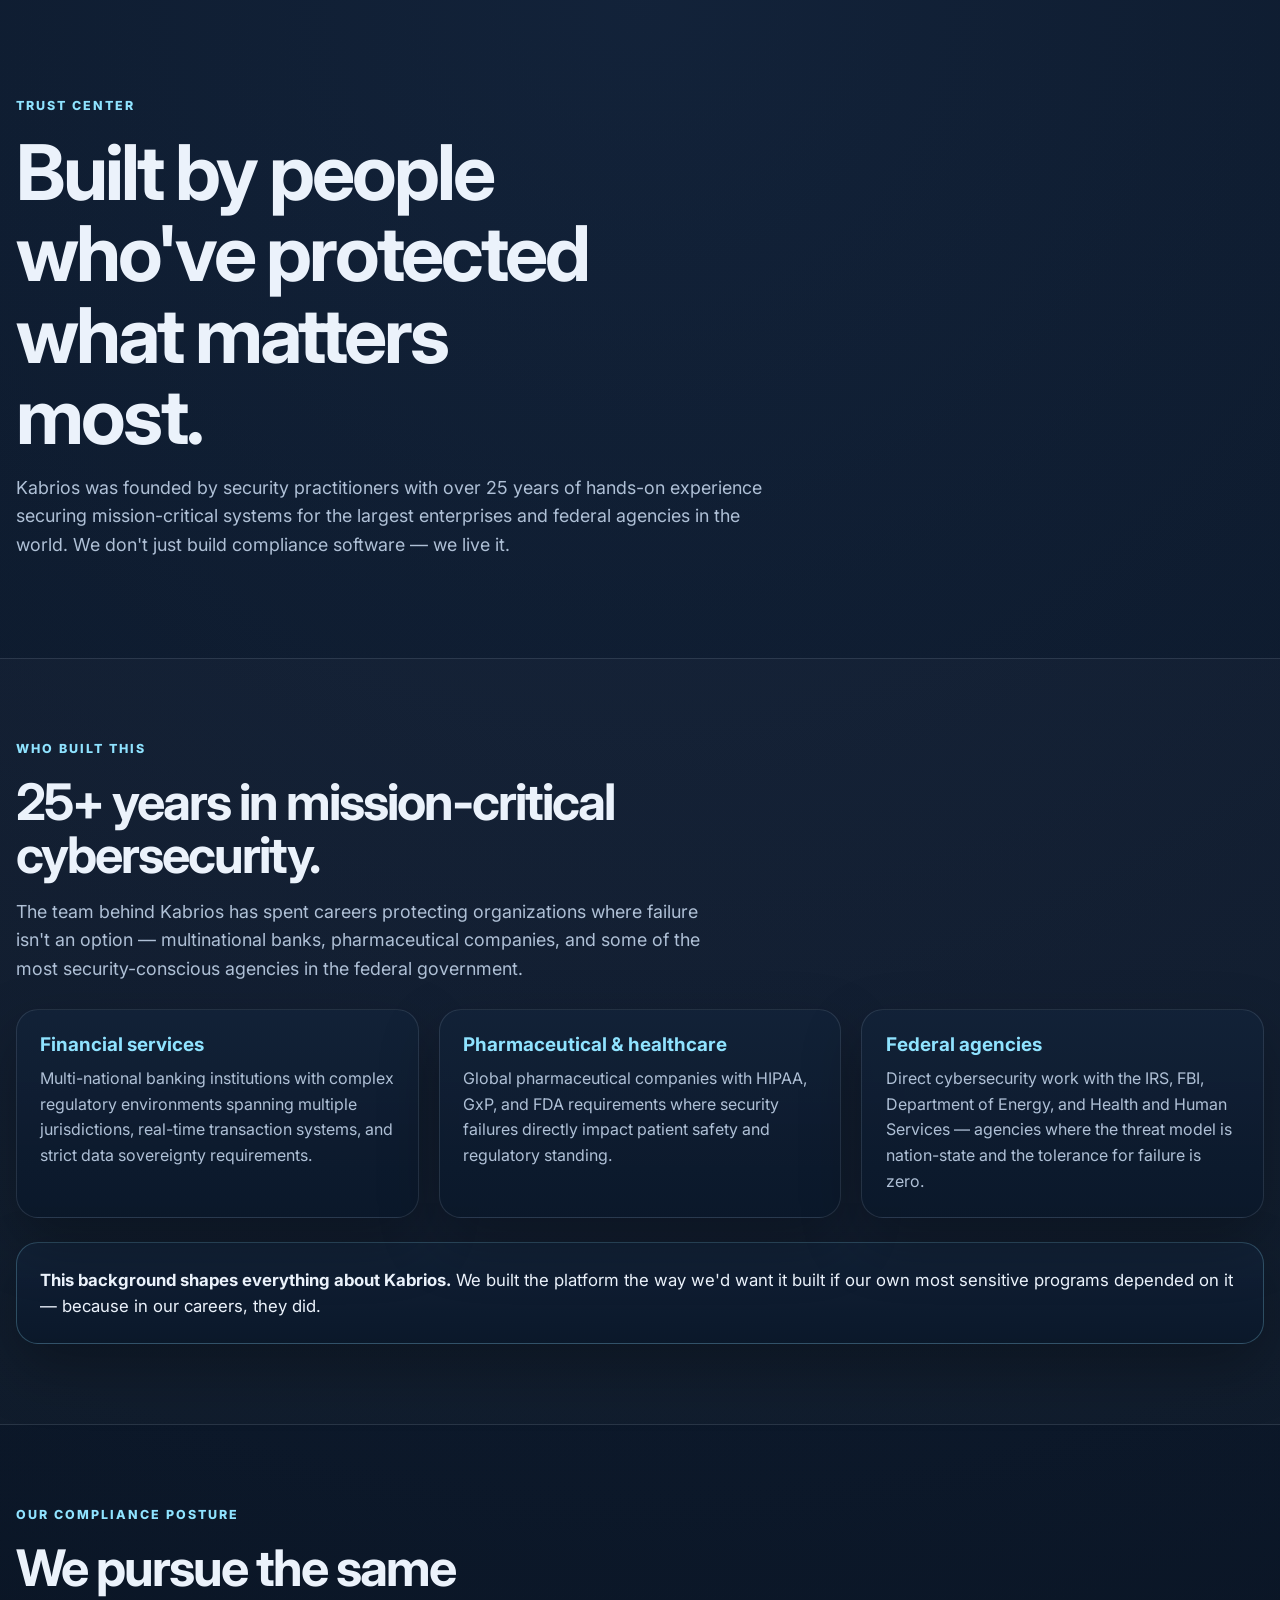
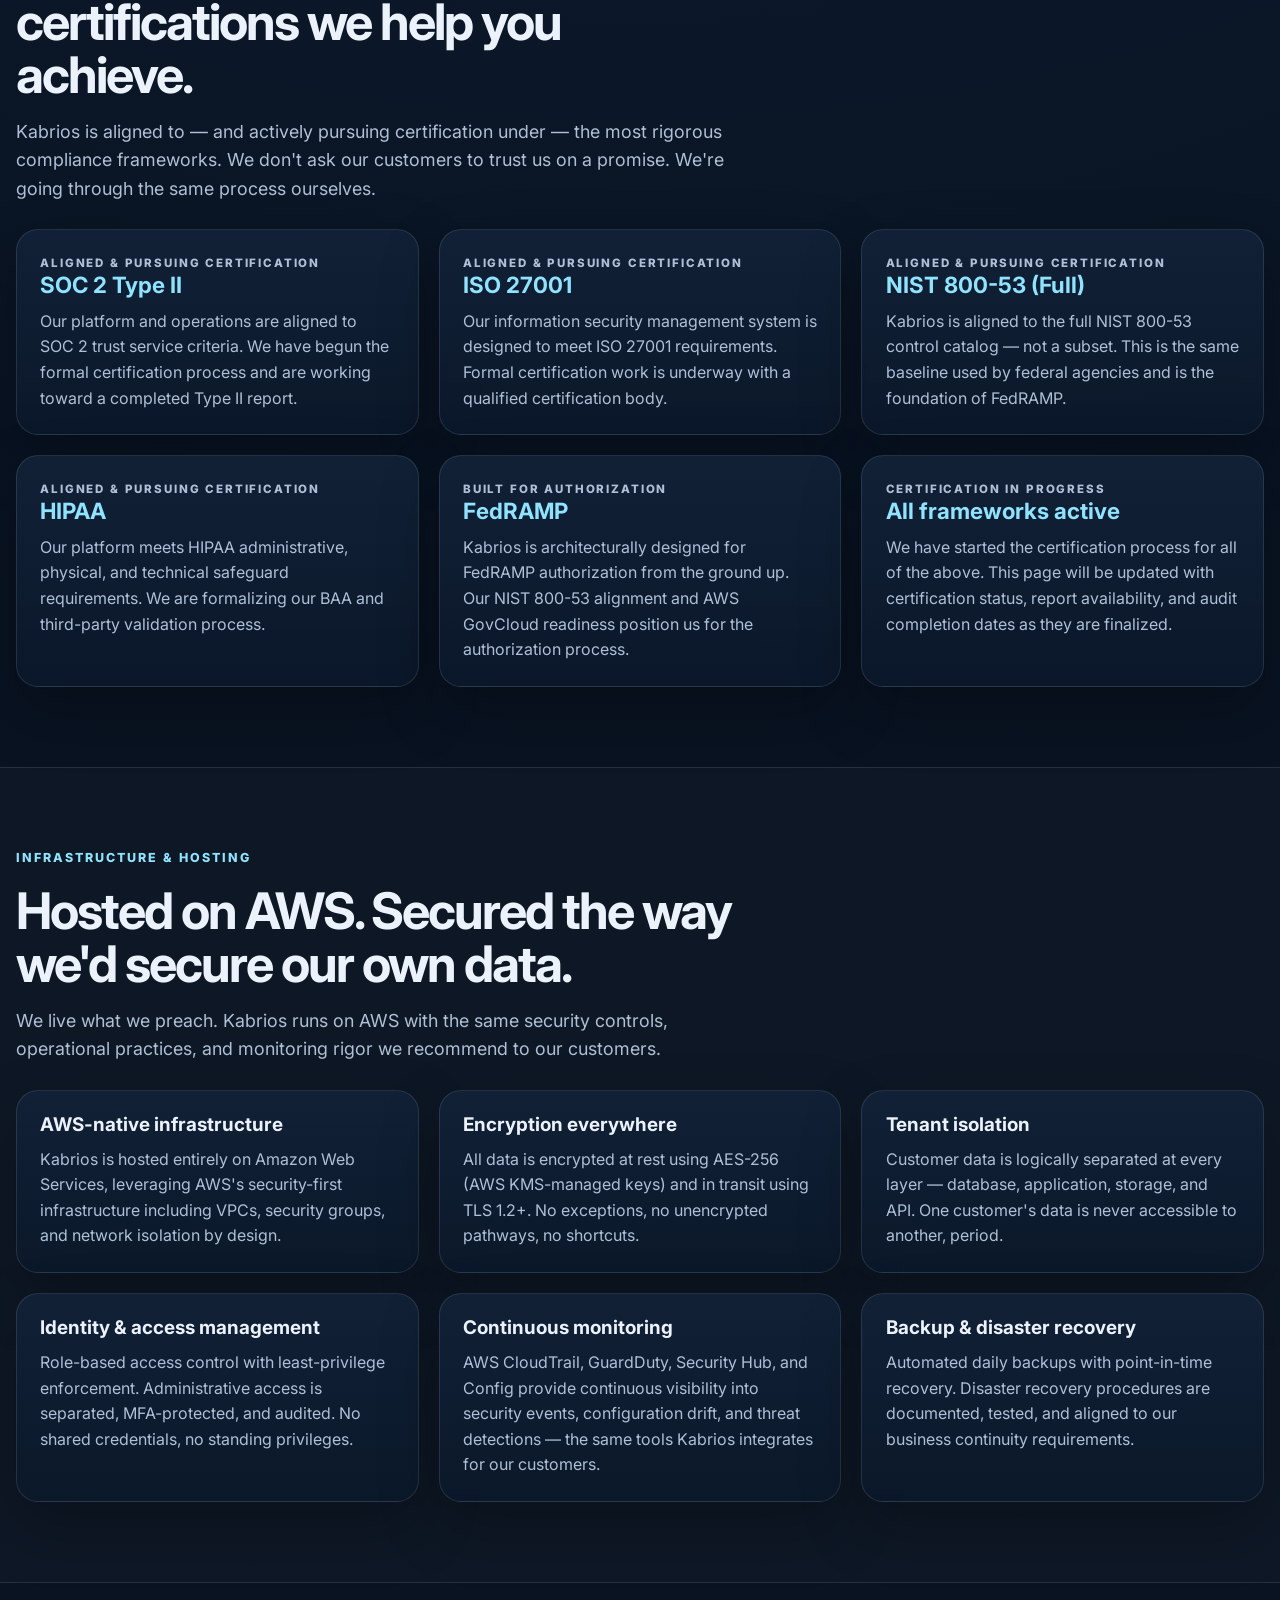
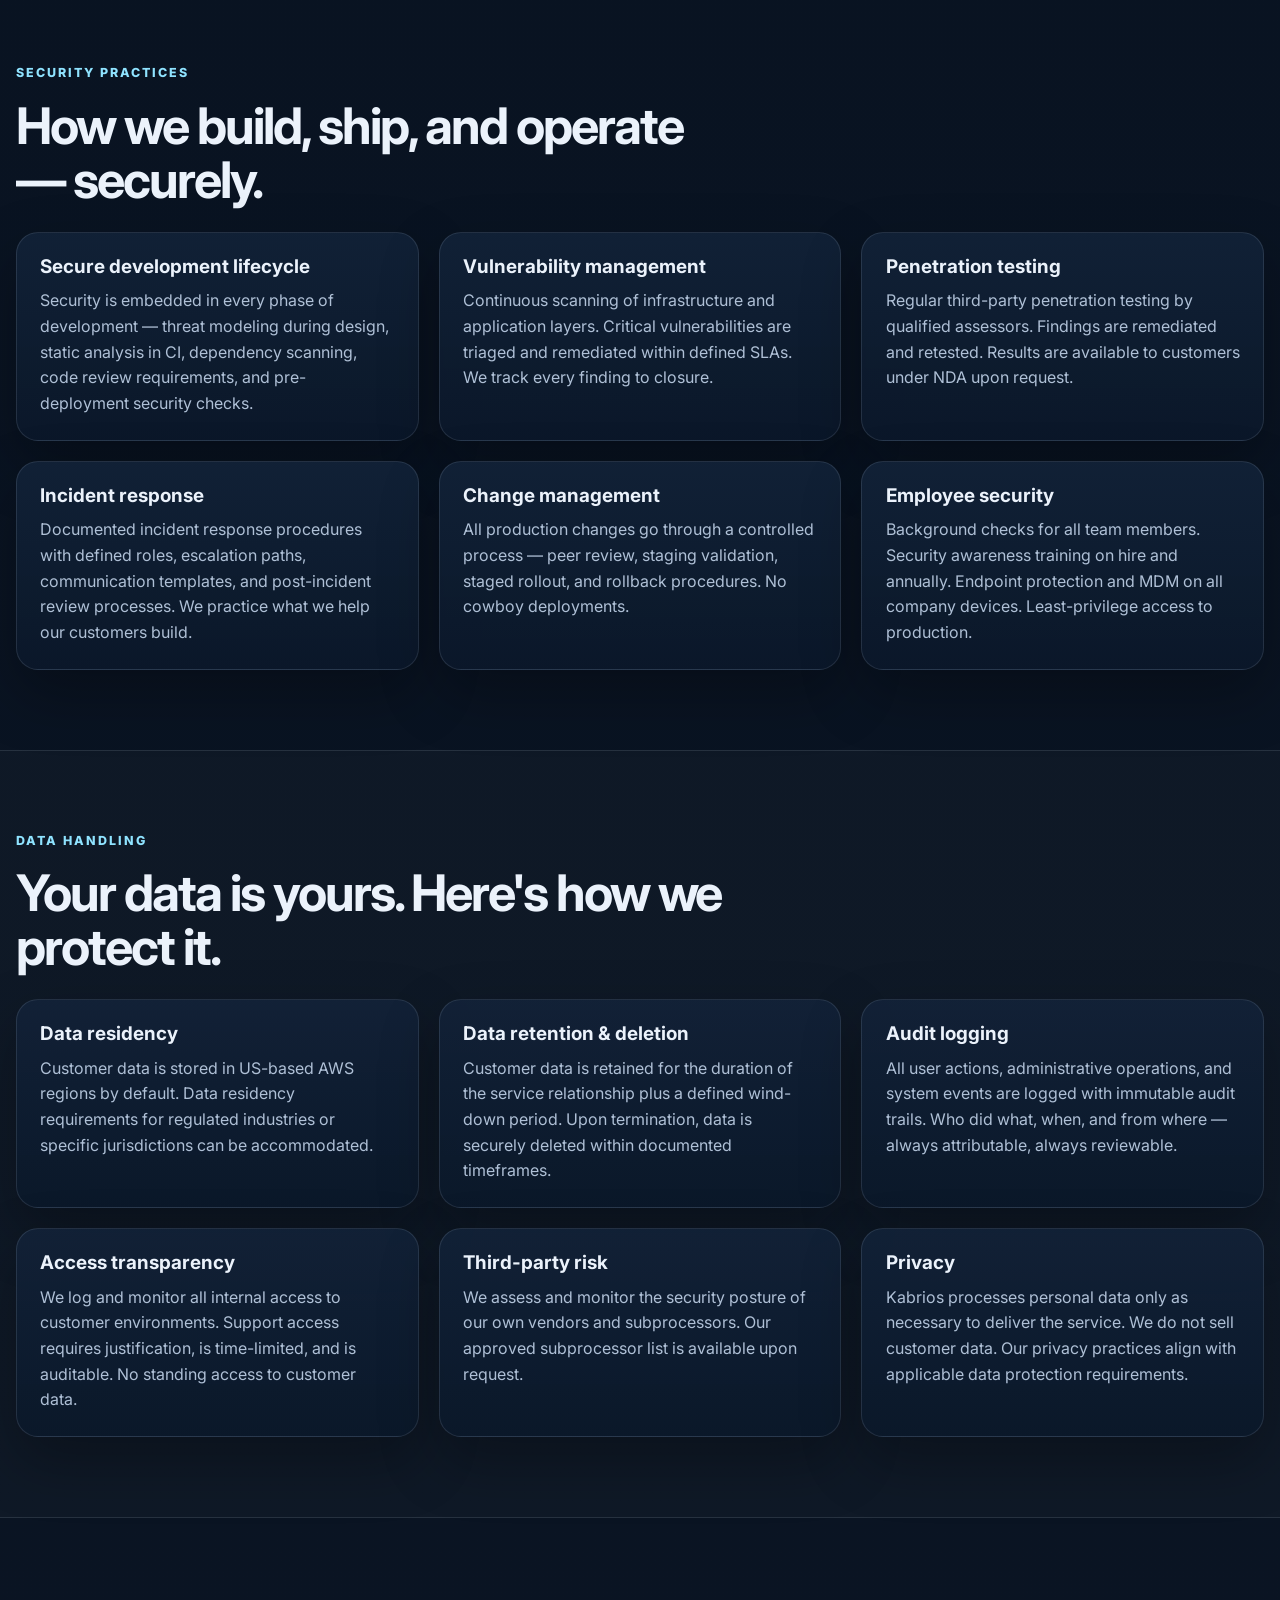
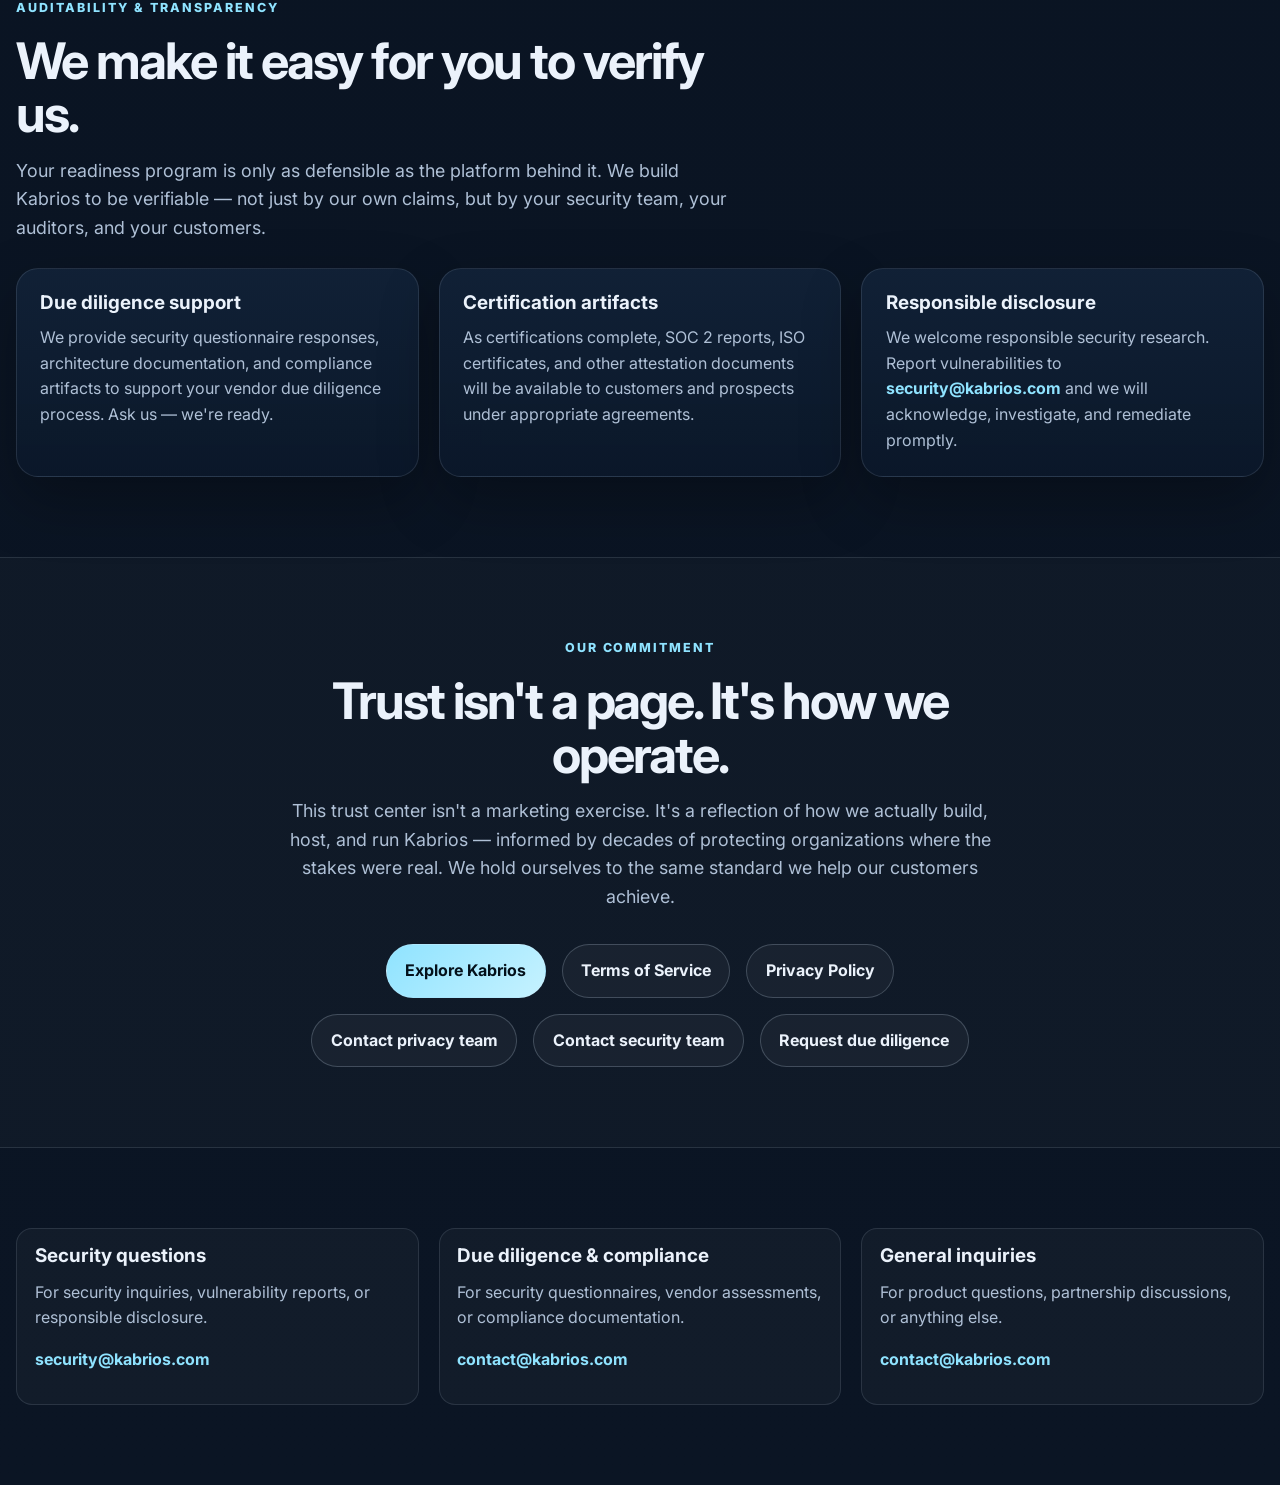
<file: index.html>
<!DOCTYPE html>
<html lang="en">
<head>
<meta charset="utf-8">
<meta name="viewport" content="width=device-width, initial-scale=1">
<title>Kabrios Trust Center | Built by Security Experts, Secured Like We Mean It</title>
<meta name="description" content="25+ years of mission-critical cybersecurity for Fortune 500 banks, pharmaceutical companies, and federal agencies including IRS, FBI, DOE, and HHS. See how Kabrios earns your trust.">
<link rel="canonical" href="https://trust.kabrios.com/">
<meta name="theme-color" content="#07111f">
<meta property="og:title" content="Kabrios Trust Center | Built by Security Experts">
<meta property="og:description" content="25+ years of cybersecurity for the world's most demanding organizations. See how Kabrios is built, hosted, and secured.">
<meta property="og:type" content="website">
<meta property="og:url" content="https://trust.kabrios.com/">
<meta property="og:site_name" content="Kabrios">
<meta name="twitter:card" content="summary">
<meta name="twitter:title" content="Kabrios Trust Center | Built by Security Experts">
<meta name="twitter:description" content="25+ years of cybersecurity for the world's most demanding organizations. See how Kabrios is built, hosted, and secured.">
<meta name="robots" content="index,follow,max-snippet:-1,max-image-preview:large,max-video-preview:-1">
<link rel="preconnect" href="https://fonts.googleapis.com">
<link rel="preconnect" href="https://fonts.gstatic.com" crossorigin>
<link href="https://fonts.googleapis.com/css2?family=Inter:wght@400;500;700;800&display=swap" rel="stylesheet">
<link rel="stylesheet" href="styles.css">
<script type="application/ld+json">
{"@context":"https://schema.org","@type":"Organization","name":"Kabrios","url":"https://kabrios.com/","logo":"https://kabrios.com/"}
</script>
<script type="application/ld+json">
{"@context":"https://schema.org","@type":"WebPage","name":"Kabrios Trust Center","url":"https://trust.kabrios.com/","description":"Learn how Kabrios is built, hosted, and secured by cybersecurity experts with 25+ years in mission-critical environments.","isPartOf":{"@type":"WebSite","name":"Kabrios","url":"https://kabrios.com/"}}
</script>
<script type="application/ld+json">
{"@context":"https://schema.org","@type":"BreadcrumbList","itemListElement":[{"@type":"ListItem","position":1,"name":"Kabrios","item":"https://kabrios.com/"},{"@type":"ListItem","position":2,"name":"Trust Center","item":"https://trust.kabrios.com/"}]}
</script>

<link rel="stylesheet" href="https://kabrios.com/shared/kabrios-nav.css?v=2">
</head>
<body data-kabrios-page="trust">

<!-- ════════ NAV ════════ -->


<main>

<!-- ════════ HERO ════════ -->
<section class="hero">
  <div class="container">
    <p class="eyebrow">Trust center</p>
    <h1>Built by people who've protected what matters most.</h1>
    <p class="lead">Kabrios was founded by security practitioners with over 25 years of hands-on experience securing mission-critical systems for the largest enterprises and federal agencies in the world. We don't just build compliance software — we live it.</p>
  </div>
</section>

<!-- ════════ FOUNDER CREDIBILITY ════════ -->
<section class="section alt">
  <div class="container">
    <div class="section-head">
      <p class="eyebrow">Who built this</p>
      <h2>25+ years in mission-critical cybersecurity.</h2>
      <p class="lead">The team behind Kabrios has spent careers protecting organizations where failure isn't an option — multinational banks, pharmaceutical companies, and some of the most security-conscious agencies in the federal government.</p>
    </div>
    <div class="grid three">
      <div class="card">
        <h3 style="color: var(--accent);">Financial services</h3>
        <p>Multi-national banking institutions with complex regulatory environments spanning multiple jurisdictions, real-time transaction systems, and strict data sovereignty requirements.</p>
      </div>
      <div class="card">
        <h3 style="color: var(--accent);">Pharmaceutical & healthcare</h3>
        <p>Global pharmaceutical companies with HIPAA, GxP, and FDA requirements where security failures directly impact patient safety and regulatory standing.</p>
      </div>
      <div class="card">
        <h3 style="color: var(--accent);">Federal agencies</h3>
        <p>Direct cybersecurity work with the IRS, FBI, Department of Energy, and Health and Human Services — agencies where the threat model is nation-state and the tolerance for failure is zero.</p>
      </div>
    </div>
    <div class="card" style="margin-top: 1.5rem; border-color: rgba(143, 227, 255, 0.25);">
      <p style="font-size: 1.05rem; color: var(--text); margin-bottom: 0;"><strong>This background shapes everything about Kabrios.</strong> We built the platform the way we'd want it built if our own most sensitive programs depended on it — because in our careers, they did.</p>
    </div>
  </div>
</section>

<!-- ════════ OUR COMPLIANCE POSTURE ════════ -->
<section class="section">
  <div class="container">
    <div class="section-head">
      <p class="eyebrow">Our compliance posture</p>
      <h2>We pursue the same certifications we help you achieve.</h2>
      <p class="lead">Kabrios is aligned to — and actively pursuing certification under — the most rigorous compliance frameworks. We don't ask our customers to trust us on a promise. We're going through the same process ourselves.</p>
    </div>

    <div class="grid three">
      <div class="card">
        <p class="eyebrow" style="font-size: 0.72rem;">Aligned & pursuing certification</p>
        <h3 style="color: var(--accent); font-size: 1.4rem;">SOC 2 Type II</h3>
        <p>Our platform and operations are aligned to SOC 2 trust service criteria. We have begun the formal certification process and are working toward a completed Type II report.</p>
      </div>
      <div class="card">
        <p class="eyebrow" style="font-size: 0.72rem;">Aligned & pursuing certification</p>
        <h3 style="color: var(--accent); font-size: 1.4rem;">ISO 27001</h3>
        <p>Our information security management system is designed to meet ISO 27001 requirements. Formal certification work is underway with a qualified certification body.</p>
      </div>
      <div class="card">
        <p class="eyebrow" style="font-size: 0.72rem;">Aligned & pursuing certification</p>
        <h3 style="color: var(--accent); font-size: 1.4rem;">NIST 800-53 (Full)</h3>
        <p>Kabrios is aligned to the full NIST 800-53 control catalog — not a subset. This is the same baseline used by federal agencies and is the foundation of FedRAMP.</p>
      </div>
      <div class="card">
        <p class="eyebrow" style="font-size: 0.72rem;">Aligned & pursuing certification</p>
        <h3 style="color: var(--accent); font-size: 1.4rem;">HIPAA</h3>
        <p>Our platform meets HIPAA administrative, physical, and technical safeguard requirements. We are formalizing our BAA and third-party validation process.</p>
      </div>
      <div class="card">
        <p class="eyebrow" style="font-size: 0.72rem;">Built for authorization</p>
        <h3 style="color: var(--accent); font-size: 1.4rem;">FedRAMP</h3>
        <p>Kabrios is architecturally designed for FedRAMP authorization from the ground up. Our NIST 800-53 alignment and AWS GovCloud readiness position us for the authorization process.</p>
      </div>
      <div class="card">
        <p class="eyebrow" style="font-size: 0.72rem;">Certification in progress</p>
        <h3 style="color: var(--accent); font-size: 1.4rem;">All frameworks active</h3>
        <p>We have started the certification process for all of the above. This page will be updated with certification status, report availability, and audit completion dates as they are finalized.</p>
      </div>
    </div>
  </div>
</section>

<!-- ════════ HOW WE'RE HOSTED ════════ -->
<section class="section section-accent">
  <div class="container">
    <div class="section-head">
      <p class="eyebrow">Infrastructure & hosting</p>
      <h2>Hosted on AWS. Secured the way we'd secure our own data.</h2>
      <p class="lead">We live what we preach. Kabrios runs on AWS with the same security controls, operational practices, and monitoring rigor we recommend to our customers.</p>
    </div>

    <div class="grid three">
      <div class="card">
        <h3>AWS-native infrastructure</h3>
        <p>Kabrios is hosted entirely on Amazon Web Services, leveraging AWS's security-first infrastructure including VPCs, security groups, and network isolation by design.</p>
      </div>
      <div class="card">
        <h3>Encryption everywhere</h3>
        <p>All data is encrypted at rest using AES-256 (AWS KMS-managed keys) and in transit using TLS 1.2+. No exceptions, no unencrypted pathways, no shortcuts.</p>
      </div>
      <div class="card">
        <h3>Tenant isolation</h3>
        <p>Customer data is logically separated at every layer — database, application, storage, and API. One customer's data is never accessible to another, period.</p>
      </div>
      <div class="card">
        <h3>Identity & access management</h3>
        <p>Role-based access control with least-privilege enforcement. Administrative access is separated, MFA-protected, and audited. No shared credentials, no standing privileges.</p>
      </div>
      <div class="card">
        <h3>Continuous monitoring</h3>
        <p>AWS CloudTrail, GuardDuty, Security Hub, and Config provide continuous visibility into security events, configuration drift, and threat detections — the same tools Kabrios integrates for our customers.</p>
      </div>
      <div class="card">
        <h3>Backup & disaster recovery</h3>
        <p>Automated daily backups with point-in-time recovery. Disaster recovery procedures are documented, tested, and aligned to our business continuity requirements.</p>
      </div>
    </div>
  </div>
</section>

<!-- ════════ SECURITY PRACTICES ════════ -->
<section class="section">
  <div class="container">
    <div class="section-head">
      <p class="eyebrow">Security practices</p>
      <h2>How we build, ship, and operate — securely.</h2>
    </div>

    <div class="grid three">
      <div class="card">
        <h3>Secure development lifecycle</h3>
        <p>Security is embedded in every phase of development — threat modeling during design, static analysis in CI, dependency scanning, code review requirements, and pre-deployment security checks.</p>
      </div>
      <div class="card">
        <h3>Vulnerability management</h3>
        <p>Continuous scanning of infrastructure and application layers. Critical vulnerabilities are triaged and remediated within defined SLAs. We track every finding to closure.</p>
      </div>
      <div class="card">
        <h3>Penetration testing</h3>
        <p>Regular third-party penetration testing by qualified assessors. Findings are remediated and retested. Results are available to customers under NDA upon request.</p>
      </div>
      <div class="card">
        <h3>Incident response</h3>
        <p>Documented incident response procedures with defined roles, escalation paths, communication templates, and post-incident review processes. We practice what we help our customers build.</p>
      </div>
      <div class="card">
        <h3>Change management</h3>
        <p>All production changes go through a controlled process — peer review, staging validation, staged rollout, and rollback procedures. No cowboy deployments.</p>
      </div>
      <div class="card">
        <h3>Employee security</h3>
        <p>Background checks for all team members. Security awareness training on hire and annually. Endpoint protection and MDM on all company devices. Least-privilege access to production.</p>
      </div>
    </div>
  </div>
</section>

<!-- ════════ DATA HANDLING ════════ -->
<section class="section alt">
  <div class="container">
    <div class="section-head">
      <p class="eyebrow">Data handling</p>
      <h2>Your data is yours. Here's how we protect it.</h2>
    </div>

    <div class="grid three">
      <div class="card">
        <h3>Data residency</h3>
        <p>Customer data is stored in US-based AWS regions by default. Data residency requirements for regulated industries or specific jurisdictions can be accommodated.</p>
      </div>
      <div class="card">
        <h3>Data retention & deletion</h3>
        <p>Customer data is retained for the duration of the service relationship plus a defined wind-down period. Upon termination, data is securely deleted within documented timeframes.</p>
      </div>
      <div class="card">
        <h3>Audit logging</h3>
        <p>All user actions, administrative operations, and system events are logged with immutable audit trails. Who did what, when, and from where — always attributable, always reviewable.</p>
      </div>
      <div class="card">
        <h3>Access transparency</h3>
        <p>We log and monitor all internal access to customer environments. Support access requires justification, is time-limited, and is auditable. No standing access to customer data.</p>
      </div>
      <div class="card">
        <h3>Third-party risk</h3>
        <p>We assess and monitor the security posture of our own vendors and subprocessors. Our approved subprocessor list is available upon request.</p>
      </div>
      <div class="card">
        <h3>Privacy</h3>
        <p>Kabrios processes personal data only as necessary to deliver the service. We do not sell customer data. Our privacy practices align with applicable data protection requirements.</p>
      </div>
    </div>
  </div>
</section>

<!-- ════════ AUDITABILITY ════════ -->
<section class="section">
  <div class="container">
    <div class="section-head">
      <p class="eyebrow">Auditability & transparency</p>
      <h2>We make it easy for you to verify us.</h2>
      <p class="lead">Your readiness program is only as defensible as the platform behind it. We build Kabrios to be verifiable — not just by our own claims, but by your security team, your auditors, and your customers.</p>
    </div>

    <div class="grid three">
      <div class="card">
        <h3>Due diligence support</h3>
        <p>We provide security questionnaire responses, architecture documentation, and compliance artifacts to support your vendor due diligence process. Ask us — we're ready.</p>
      </div>
      <div class="card">
        <h3>Certification artifacts</h3>
        <p>As certifications complete, SOC 2 reports, ISO certificates, and other attestation documents will be available to customers and prospects under appropriate agreements.</p>
      </div>
      <div class="card">
        <h3>Responsible disclosure</h3>
        <p>We welcome responsible security research. Report vulnerabilities to <strong style="color: var(--accent);">security@kabrios.com</strong> and we will acknowledge, investigate, and remediate promptly.</p>
      </div>
    </div>
  </div>
</section>

<!-- ════════ COMMITMENT ════════ -->
<section class="section section-accent">
  <div class="container">
    <div style="max-width: 720px; margin: 0 auto; text-align: center;">
      <p class="eyebrow">Our commitment</p>
      <h2>Trust isn't a page. It's how we operate.</h2>
      <p class="lead" style="margin: 0 auto 1.5rem;">This trust center isn't a marketing exercise. It's a reflection of how we actually build, host, and run Kabrios — informed by decades of protecting organizations where the stakes were real. We hold ourselves to the same standard we help our customers achieve.</p>
      <div style="display: flex; gap: 1rem; justify-content: center; flex-wrap: wrap; margin-top: 2rem;">
        <a href="https://kabrios.com/" class="btn primary">Explore Kabrios</a>
        <a href="/terms.html" class="btn secondary">Terms of Service</a>
        <a href="/privacy.html" class="btn secondary">Privacy Policy</a>
        <a href="mailto:privacy@kabrios.com" class="btn secondary">Contact privacy team</a>
        <a href="mailto:security@kabrios.com" class="btn secondary">Contact security team</a>
        <a href="mailto:contact@kabrios.com" class="btn secondary">Request due diligence</a>
      </div>
    </div>
  </div>
</section>

<!-- ════════ CONTACT ════════ -->
<section class="section">
  <div class="container">
    <div class="grid three">
      <div class="contact-box">
        <h3>Security questions</h3>
        <p>For security inquiries, vulnerability reports, or responsible disclosure.</p>
        <p><strong style="color: var(--accent);">security@kabrios.com</strong></p>
      </div>
      <div class="contact-box">
        <h3>Due diligence & compliance</h3>
        <p>For security questionnaires, vendor assessments, or compliance documentation.</p>
        <p><strong style="color: var(--accent);">contact@kabrios.com</strong></p>
      </div>
      <div class="contact-box">
        <h3>General inquiries</h3>
        <p>For product questions, partnership discussions, or anything else.</p>
        <p><strong style="color: var(--accent);">contact@kabrios.com</strong></p>
      </div>
    </div>
  </div>
</section>

</main>

<!-- ════════ FOOTER ════════ -->



<script src="https://kabrios.com/shared/kabrios-nav.js?v=2"></script>
</body>
</html>
</file>
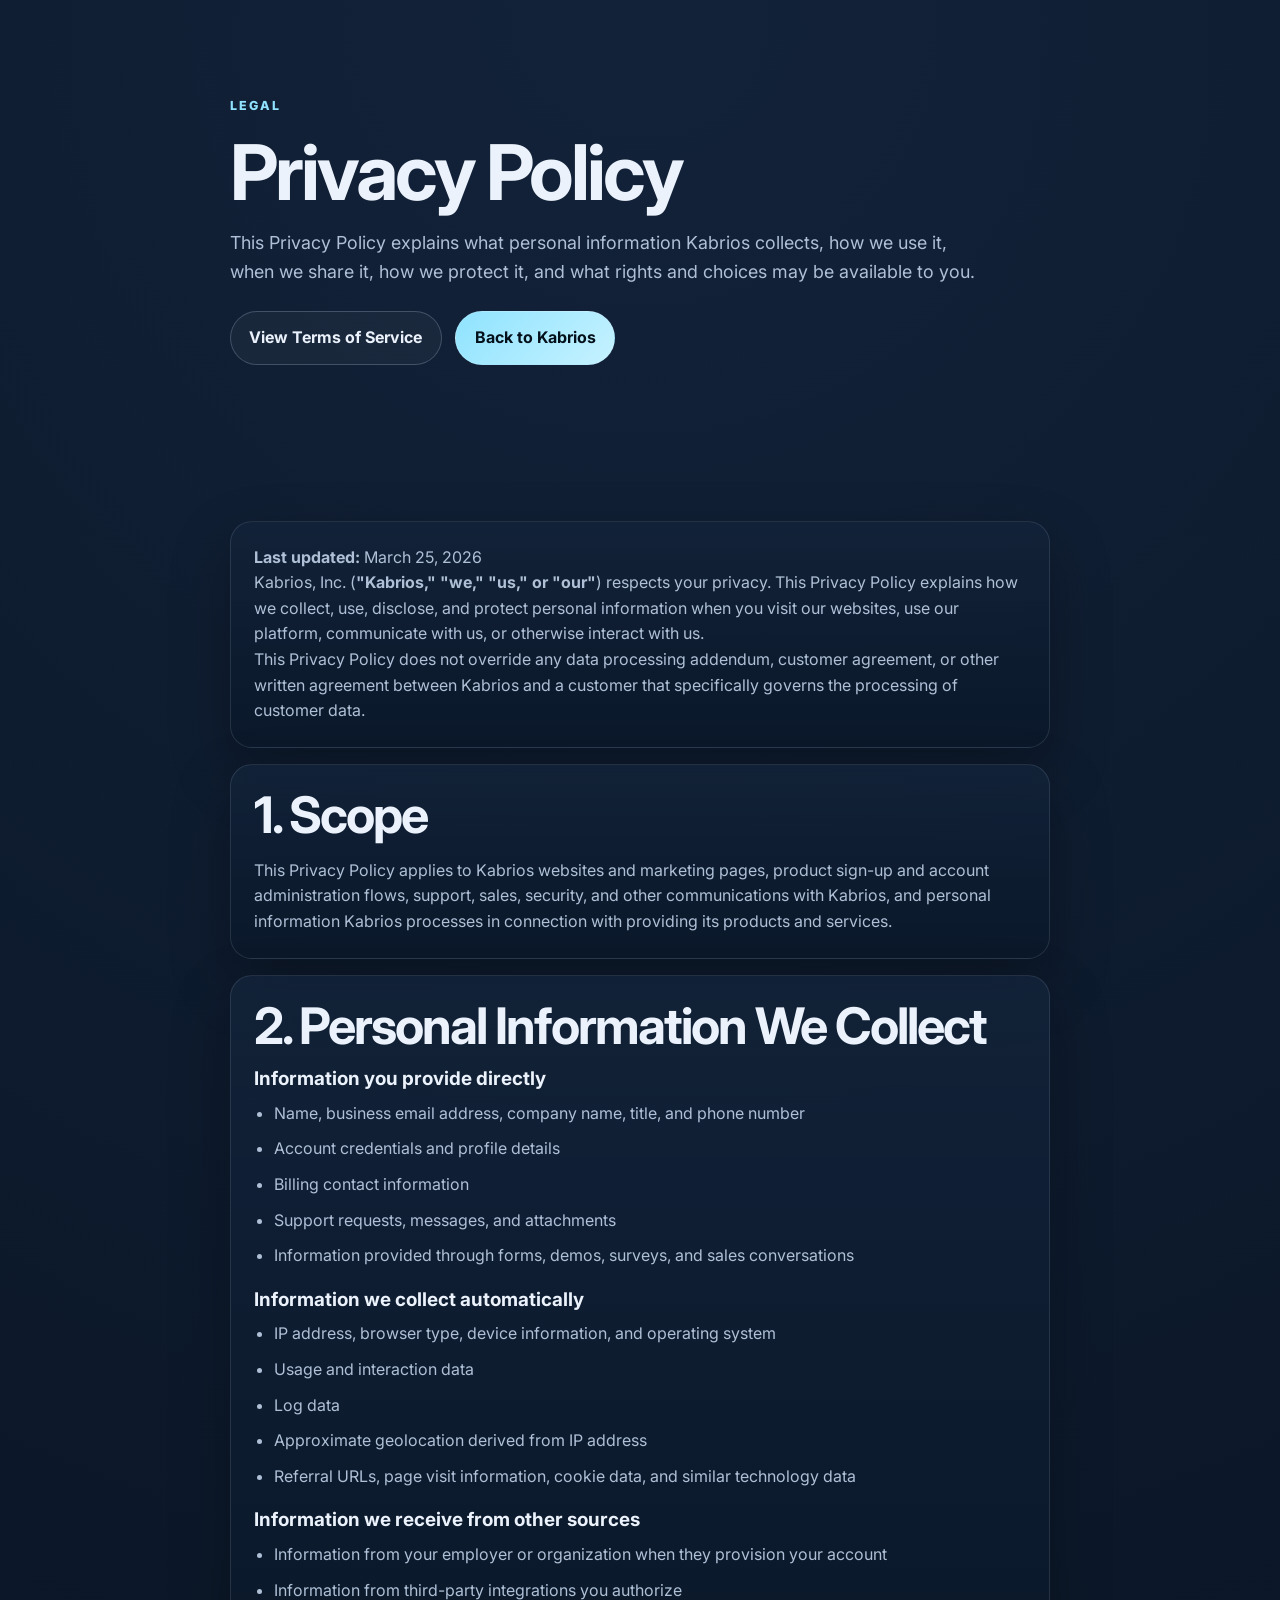
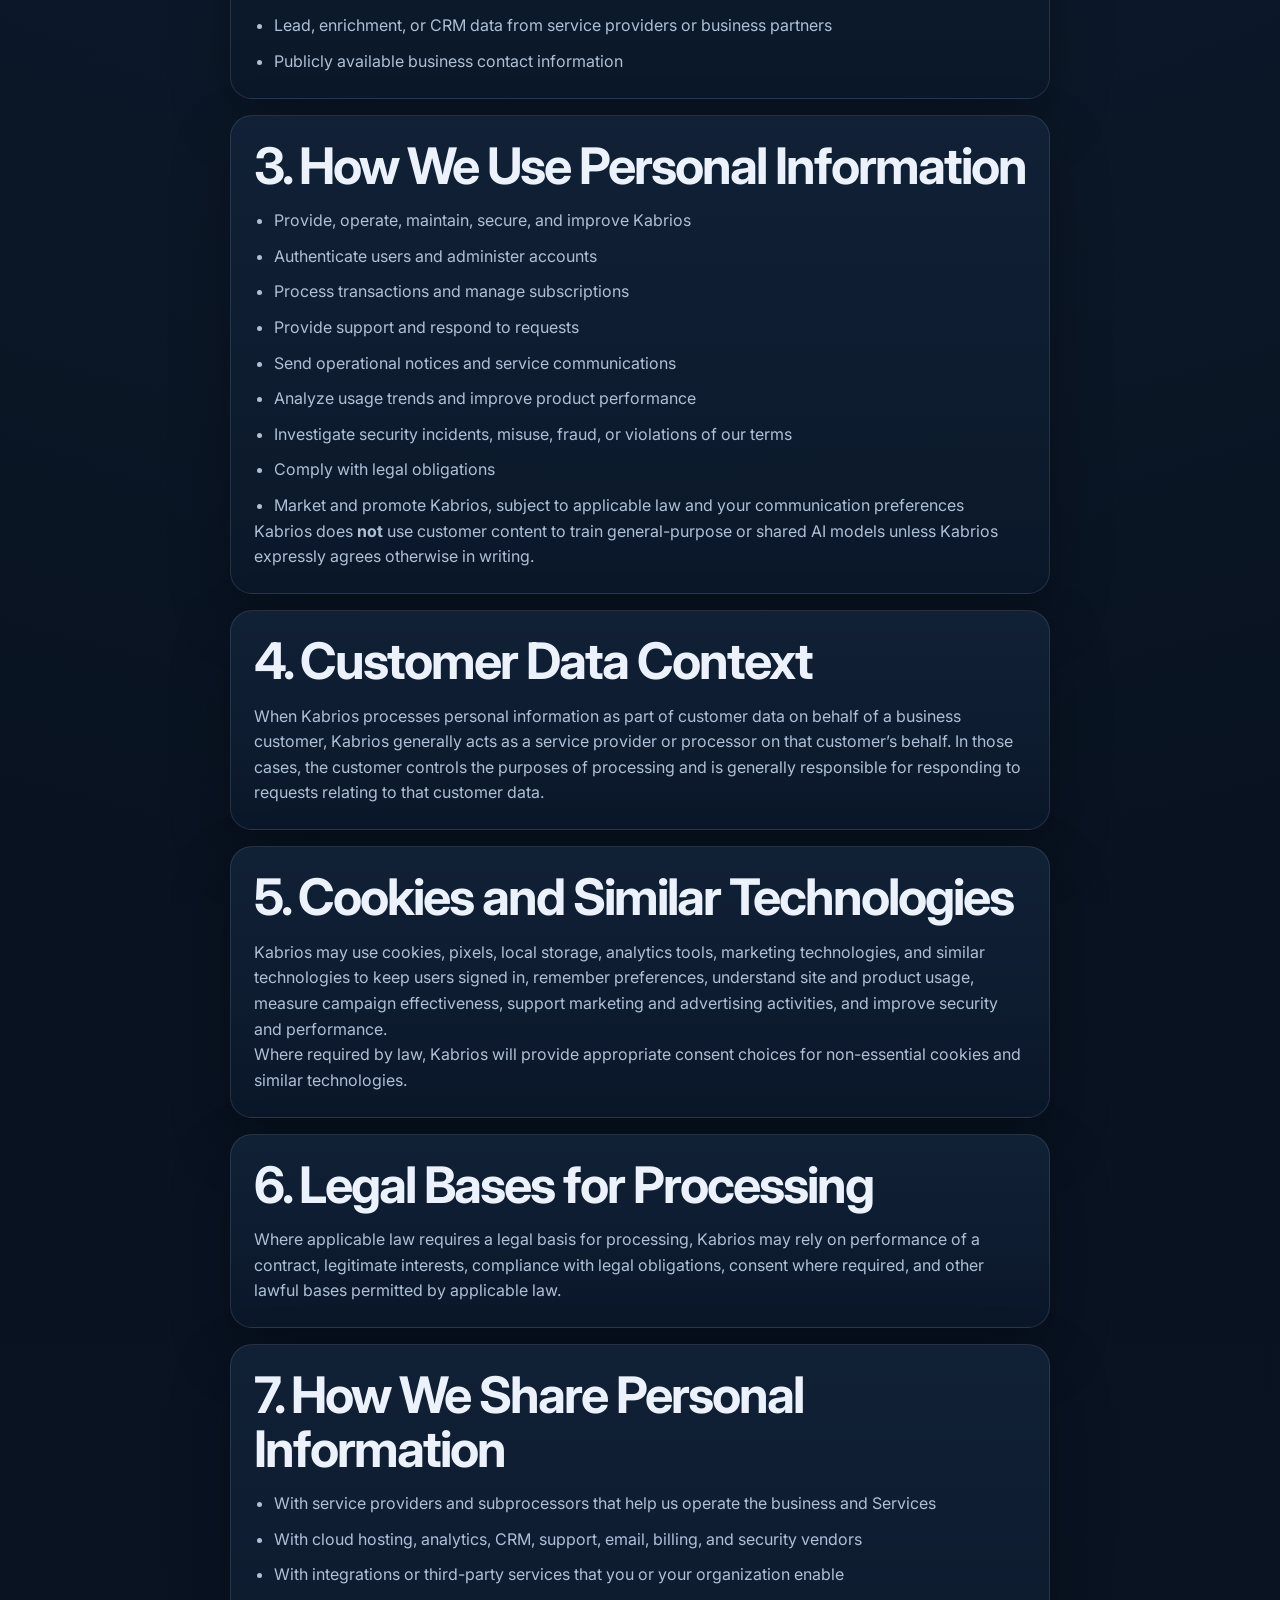
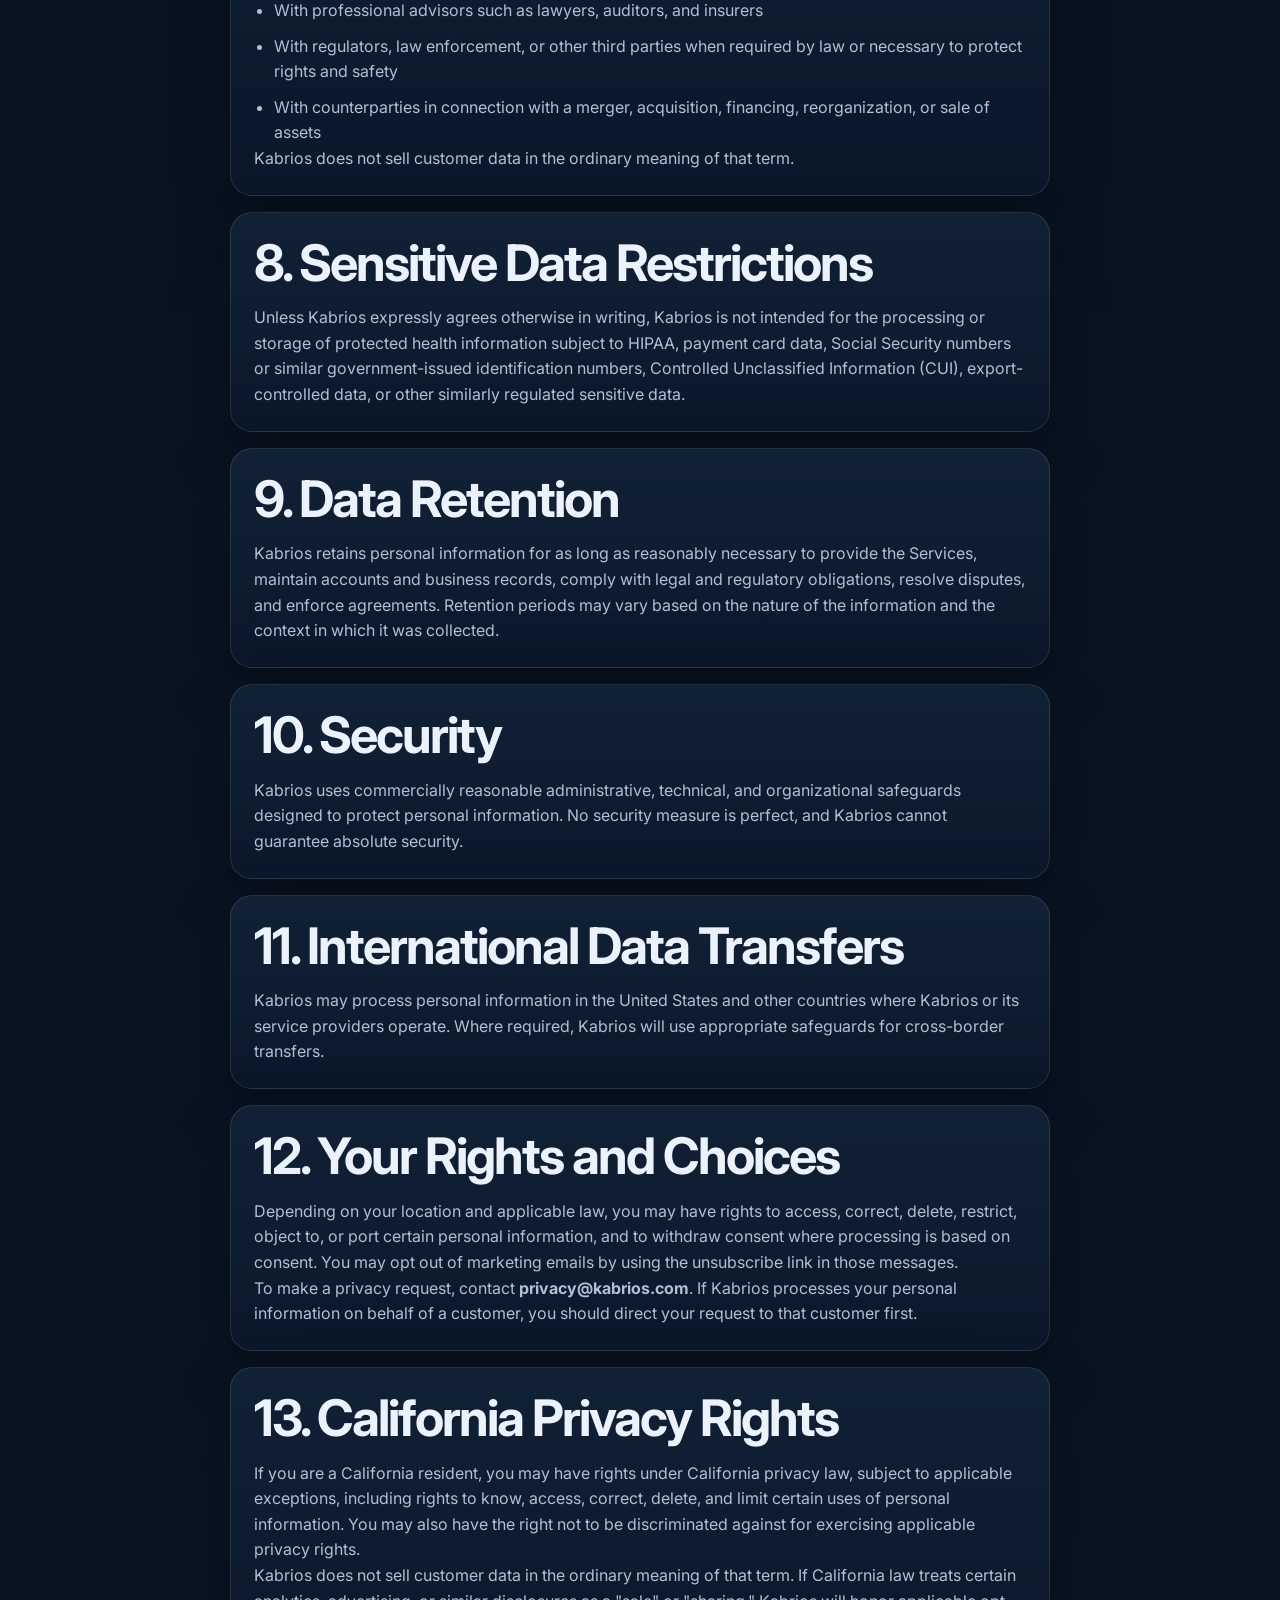
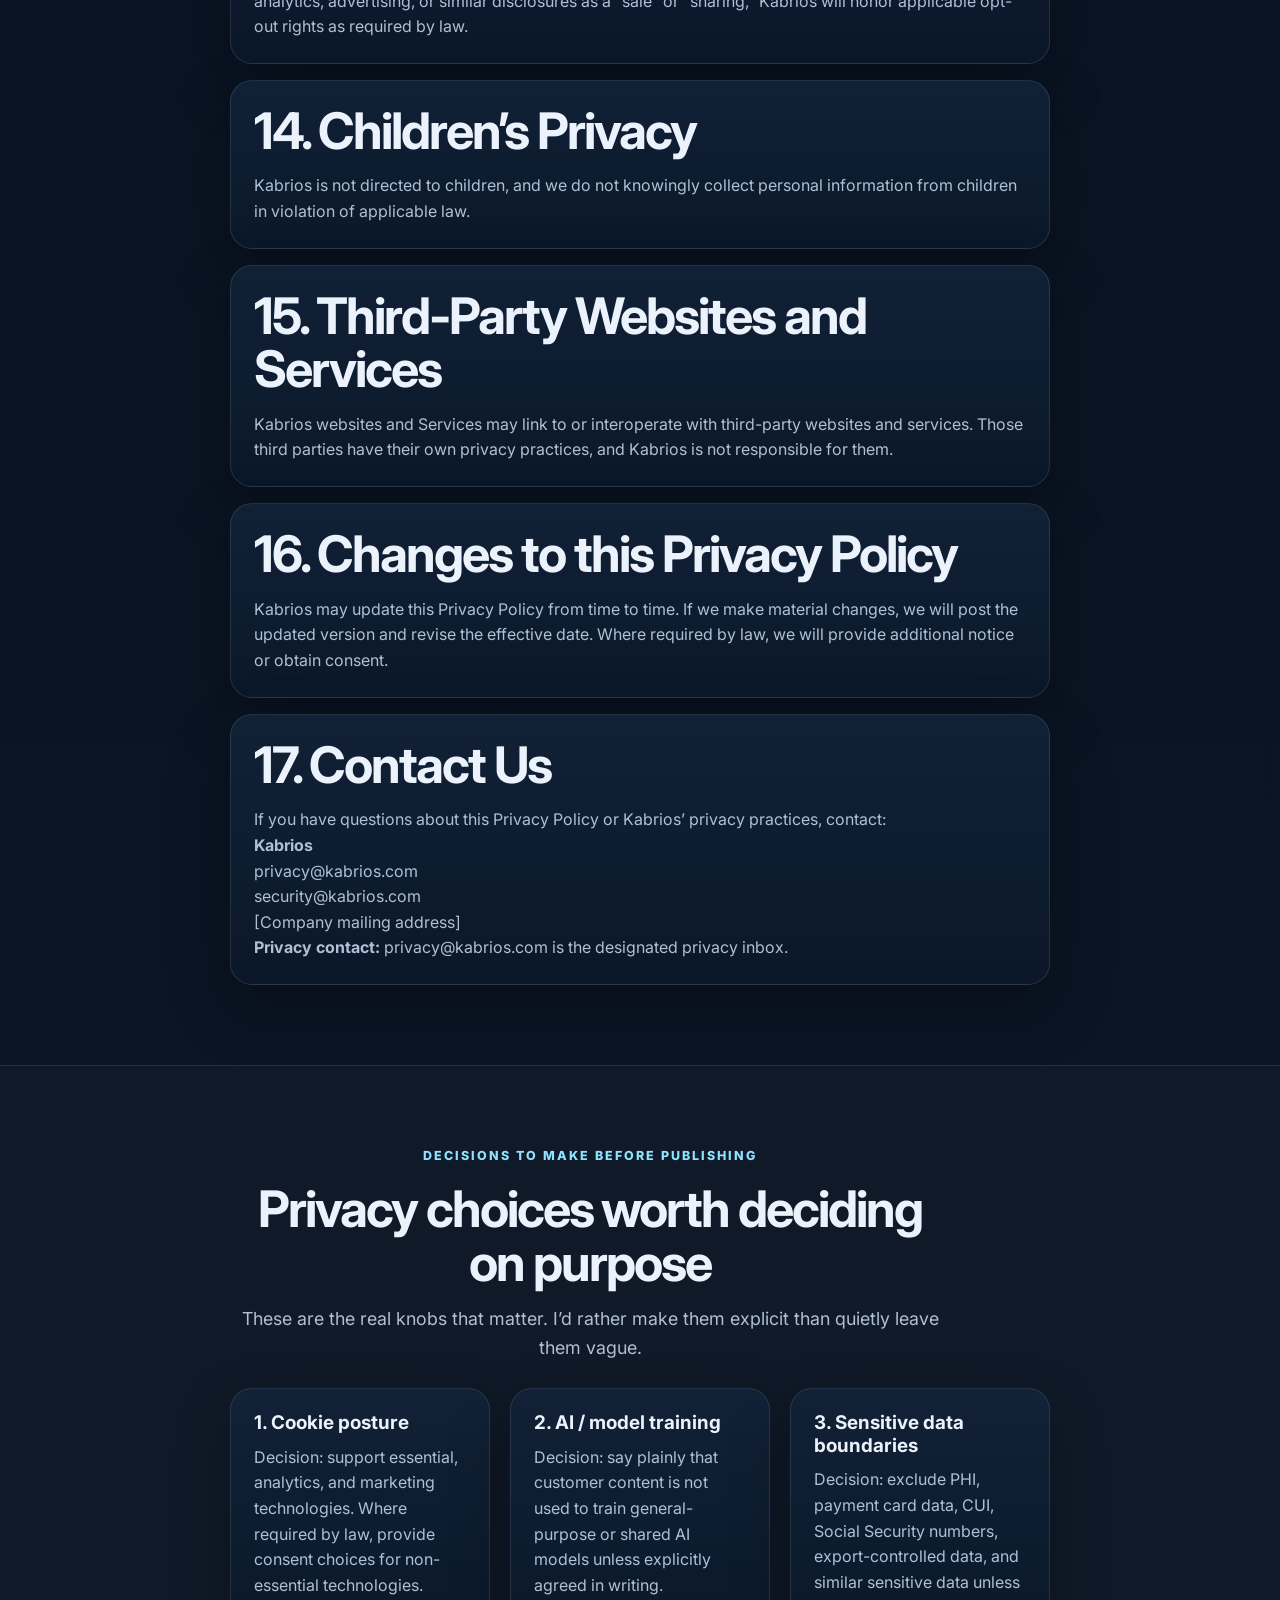
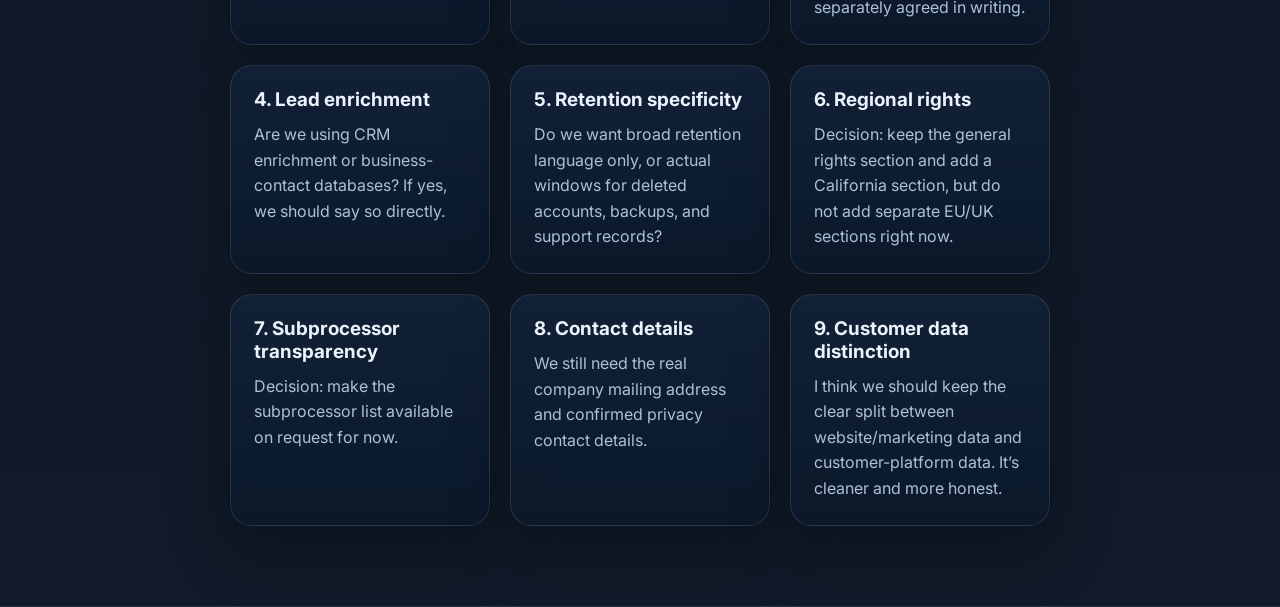
<file: privacy.html>
<!DOCTYPE html>
<html lang="en">
<head>
<meta charset="utf-8">
<meta name="viewport" content="width=device-width, initial-scale=1">
<title>Kabrios Privacy Policy | How Kabrios Handles Personal Information</title>
<meta name="description" content="Read the Kabrios Privacy Policy to understand what personal information we collect, how we use it, how we share it, your rights, and the decisions we make about privacy and data handling.">
<link rel="canonical" href="https://trust.kabrios.com/privacy.html">
<meta name="theme-color" content="#07111f">
<meta property="og:title" content="Kabrios Privacy Policy">
<meta property="og:description" content="How Kabrios collects, uses, shares, stores, and protects personal information across our websites, product, support, and business operations.">
<meta property="og:type" content="website">
<meta property="og:url" content="https://trust.kabrios.com/privacy.html">
<meta property="og:site_name" content="Kabrios">
<meta name="twitter:card" content="summary">
<meta name="twitter:title" content="Kabrios Privacy Policy">
<meta name="twitter:description" content="How Kabrios collects, uses, shares, stores, and protects personal information across our websites, product, support, and business operations.">
<meta name="robots" content="index,follow,max-snippet:-1,max-image-preview:large,max-video-preview:-1">
<link rel="preconnect" href="https://fonts.googleapis.com">
<link rel="preconnect" href="https://fonts.gstatic.com" crossorigin>
<link href="https://fonts.googleapis.com/css2?family=Inter:wght@400;500;700;800&display=swap" rel="stylesheet">
<link rel="stylesheet" href="styles.css">
<script type="application/ld+json">
{"@context":"https://schema.org","@type":"WebPage","name":"Kabrios Privacy Policy","url":"https://trust.kabrios.com/privacy.html","description":"How Kabrios handles personal information.","isPartOf":{"@type":"WebSite","name":"Kabrios","url":"https://kabrios.com/"}}
</script>
<link rel="stylesheet" href="https://kabrios.com/shared/kabrios-nav.css?v=2">
</head>
<body data-kabrios-page="trust">
<main>
<section class="hero">
  <div class="container narrow">
    <p class="eyebrow">Legal</p>
    <h1 style="max-width: 14ch;">Privacy Policy</h1>
    <p class="lead">This Privacy Policy explains what personal information Kabrios collects, how we use it, when we share it, how we protect it, and what rights and choices may be available to you.</p>
    <div class="hero-actions">
      <a href="/terms.html" class="btn secondary">View Terms of Service</a>
      <a href="https://kabrios.com/" class="btn primary">Back to Kabrios</a>
    </div>
  </div>
</section>

<section class="section">
  <div class="container narrow">
    <div class="stack">
      <div class="card">
        <p><strong>Last updated:</strong> March 25, 2026</p>
        <p>Kabrios, Inc. (<strong>"Kabrios," "we," "us," or "our"</strong>) respects your privacy. This Privacy Policy explains how we collect, use, disclose, and protect personal information when you visit our websites, use our platform, communicate with us, or otherwise interact with us.</p>
        <p>This Privacy Policy does not override any data processing addendum, customer agreement, or other written agreement between Kabrios and a customer that specifically governs the processing of customer data.</p>
      </div>

      <div class="card">
        <h2>1. Scope</h2>
        <p>This Privacy Policy applies to Kabrios websites and marketing pages, product sign-up and account administration flows, support, sales, security, and other communications with Kabrios, and personal information Kabrios processes in connection with providing its products and services.</p>
      </div>

      <div class="card">
        <h2>2. Personal Information We Collect</h2>
        <h3>Information you provide directly</h3>
        <ul class="plain-list">
          <li>Name, business email address, company name, title, and phone number</li>
          <li>Account credentials and profile details</li>
          <li>Billing contact information</li>
          <li>Support requests, messages, and attachments</li>
          <li>Information provided through forms, demos, surveys, and sales conversations</li>
        </ul>
        <h3 style="margin-top: 1.25rem;">Information we collect automatically</h3>
        <ul class="plain-list">
          <li>IP address, browser type, device information, and operating system</li>
          <li>Usage and interaction data</li>
          <li>Log data</li>
          <li>Approximate geolocation derived from IP address</li>
          <li>Referral URLs, page visit information, cookie data, and similar technology data</li>
        </ul>
        <h3 style="margin-top: 1.25rem;">Information we receive from other sources</h3>
        <ul class="plain-list">
          <li>Information from your employer or organization when they provision your account</li>
          <li>Information from third-party integrations you authorize</li>
          <li>Lead, enrichment, or CRM data from service providers or business partners</li>
          <li>Publicly available business contact information</li>
        </ul>
      </div>

      <div class="card">
        <h2>3. How We Use Personal Information</h2>
        <ul class="plain-list">
          <li>Provide, operate, maintain, secure, and improve Kabrios</li>
          <li>Authenticate users and administer accounts</li>
          <li>Process transactions and manage subscriptions</li>
          <li>Provide support and respond to requests</li>
          <li>Send operational notices and service communications</li>
          <li>Analyze usage trends and improve product performance</li>
          <li>Investigate security incidents, misuse, fraud, or violations of our terms</li>
          <li>Comply with legal obligations</li>
          <li>Market and promote Kabrios, subject to applicable law and your communication preferences</li>
        </ul>
        <p>Kabrios does <strong>not</strong> use customer content to train general-purpose or shared AI models unless Kabrios expressly agrees otherwise in writing.</p>
      </div>

      <div class="card">
        <h2>4. Customer Data Context</h2>
        <p>When Kabrios processes personal information as part of customer data on behalf of a business customer, Kabrios generally acts as a service provider or processor on that customer’s behalf. In those cases, the customer controls the purposes of processing and is generally responsible for responding to requests relating to that customer data.</p>
      </div>

      <div class="card">
        <h2>5. Cookies and Similar Technologies</h2>
        <p>Kabrios may use cookies, pixels, local storage, analytics tools, marketing technologies, and similar technologies to keep users signed in, remember preferences, understand site and product usage, measure campaign effectiveness, support marketing and advertising activities, and improve security and performance.</p>
        <p>Where required by law, Kabrios will provide appropriate consent choices for non-essential cookies and similar technologies.</p>
      </div>

      <div class="card">
        <h2>6. Legal Bases for Processing</h2>
        <p>Where applicable law requires a legal basis for processing, Kabrios may rely on performance of a contract, legitimate interests, compliance with legal obligations, consent where required, and other lawful bases permitted by applicable law.</p>
      </div>

      <div class="card">
        <h2>7. How We Share Personal Information</h2>
        <ul class="plain-list">
          <li>With service providers and subprocessors that help us operate the business and Services</li>
          <li>With cloud hosting, analytics, CRM, support, email, billing, and security vendors</li>
          <li>With integrations or third-party services that you or your organization enable</li>
          <li>With professional advisors such as lawyers, auditors, and insurers</li>
          <li>With regulators, law enforcement, or other third parties when required by law or necessary to protect rights and safety</li>
          <li>With counterparties in connection with a merger, acquisition, financing, reorganization, or sale of assets</li>
        </ul>
        <p>Kabrios does not sell customer data in the ordinary meaning of that term.</p>
      </div>

      <div class="card">
        <h2>8. Sensitive Data Restrictions</h2>
        <p>Unless Kabrios expressly agrees otherwise in writing, Kabrios is not intended for the processing or storage of protected health information subject to HIPAA, payment card data, Social Security numbers or similar government-issued identification numbers, Controlled Unclassified Information (CUI), export-controlled data, or other similarly regulated sensitive data.</p>
      </div>

      <div class="card">
        <h2>9. Data Retention</h2>
        <p>Kabrios retains personal information for as long as reasonably necessary to provide the Services, maintain accounts and business records, comply with legal and regulatory obligations, resolve disputes, and enforce agreements. Retention periods may vary based on the nature of the information and the context in which it was collected.</p>
      </div>

      <div class="card">
        <h2>10. Security</h2>
        <p>Kabrios uses commercially reasonable administrative, technical, and organizational safeguards designed to protect personal information. No security measure is perfect, and Kabrios cannot guarantee absolute security.</p>
      </div>

      <div class="card">
        <h2>11. International Data Transfers</h2>
        <p>Kabrios may process personal information in the United States and other countries where Kabrios or its service providers operate. Where required, Kabrios will use appropriate safeguards for cross-border transfers.</p>
      </div>

      <div class="card">
        <h2>12. Your Rights and Choices</h2>
        <p>Depending on your location and applicable law, you may have rights to access, correct, delete, restrict, object to, or port certain personal information, and to withdraw consent where processing is based on consent. You may opt out of marketing emails by using the unsubscribe link in those messages.</p>
        <p>To make a privacy request, contact <strong>privacy@kabrios.com</strong>. If Kabrios processes your personal information on behalf of a customer, you should direct your request to that customer first.</p>
      </div>

      <div class="card">
        <h2>13. California Privacy Rights</h2>
        <p>If you are a California resident, you may have rights under California privacy law, subject to applicable exceptions, including rights to know, access, correct, delete, and limit certain uses of personal information. You may also have the right not to be discriminated against for exercising applicable privacy rights.</p>
        <p>Kabrios does not sell customer data in the ordinary meaning of that term. If California law treats certain analytics, advertising, or similar disclosures as a "sale" or "sharing," Kabrios will honor applicable opt-out rights as required by law.</p>
      </div>

      <div class="card">
        <h2>14. Children’s Privacy</h2>
        <p>Kabrios is not directed to children, and we do not knowingly collect personal information from children in violation of applicable law.</p>
      </div>

      <div class="card">
        <h2>15. Third-Party Websites and Services</h2>
        <p>Kabrios websites and Services may link to or interoperate with third-party websites and services. Those third parties have their own privacy practices, and Kabrios is not responsible for them.</p>
      </div>

      <div class="card">
        <h2>16. Changes to this Privacy Policy</h2>
        <p>Kabrios may update this Privacy Policy from time to time. If we make material changes, we will post the updated version and revise the effective date. Where required by law, we will provide additional notice or obtain consent.</p>
      </div>

      <div class="card">
        <h2>17. Contact Us</h2>
        <p>If you have questions about this Privacy Policy or Kabrios’ privacy practices, contact:</p>
        <p><strong>Kabrios</strong><br>
        privacy@kabrios.com<br>
        security@kabrios.com<br>
        [Company mailing address]</p>
        <p><strong>Privacy contact:</strong> privacy@kabrios.com is the designated privacy inbox.</p>
      </div>
    </div>
  </div>
</section>

<section class="section alt">
  <div class="container narrow">
    <div class="section-head center">
      <p class="eyebrow">Decisions to make before publishing</p>
      <h2>Privacy choices worth deciding on purpose</h2>
      <p class="lead" style="margin: 0 auto;">These are the real knobs that matter. I’d rather make them explicit than quietly leave them vague.</p>
    </div>
    <div class="grid three">
      <div class="card">
        <h3>1. Cookie posture</h3>
        <p>Decision: support essential, analytics, and marketing technologies. Where required by law, provide consent choices for non-essential technologies.</p>
      </div>
      <div class="card">
        <h3>2. AI / model training</h3>
        <p>Decision: say plainly that customer content is not used to train general-purpose or shared AI models unless explicitly agreed in writing.</p>
      </div>
      <div class="card">
        <h3>3. Sensitive data boundaries</h3>
        <p>Decision: exclude PHI, payment card data, CUI, Social Security numbers, export-controlled data, and similar sensitive data unless separately agreed in writing.</p>
      </div>
      <div class="card">
        <h3>4. Lead enrichment</h3>
        <p>Are we using CRM enrichment or business-contact databases? If yes, we should say so directly.</p>
      </div>
      <div class="card">
        <h3>5. Retention specificity</h3>
        <p>Do we want broad retention language only, or actual windows for deleted accounts, backups, and support records?</p>
      </div>
      <div class="card">
        <h3>6. Regional rights</h3>
        <p>Decision: keep the general rights section and add a California section, but do not add separate EU/UK sections right now.</p>
      </div>
      <div class="card">
        <h3>7. Subprocessor transparency</h3>
        <p>Decision: make the subprocessor list available on request for now.</p>
      </div>
      <div class="card">
        <h3>8. Contact details</h3>
        <p>We still need the real company mailing address and confirmed privacy contact details.</p>
      </div>
      <div class="card">
        <h3>9. Customer data distinction</h3>
        <p>I think we should keep the clear split between website/marketing data and customer-platform data. It’s cleaner and more honest.</p>
      </div>
    </div>
  </div>
</section>
</main>
<script src="https://kabrios.com/shared/kabrios-nav.js?v=2"></script>
</body>
</html>
</file>
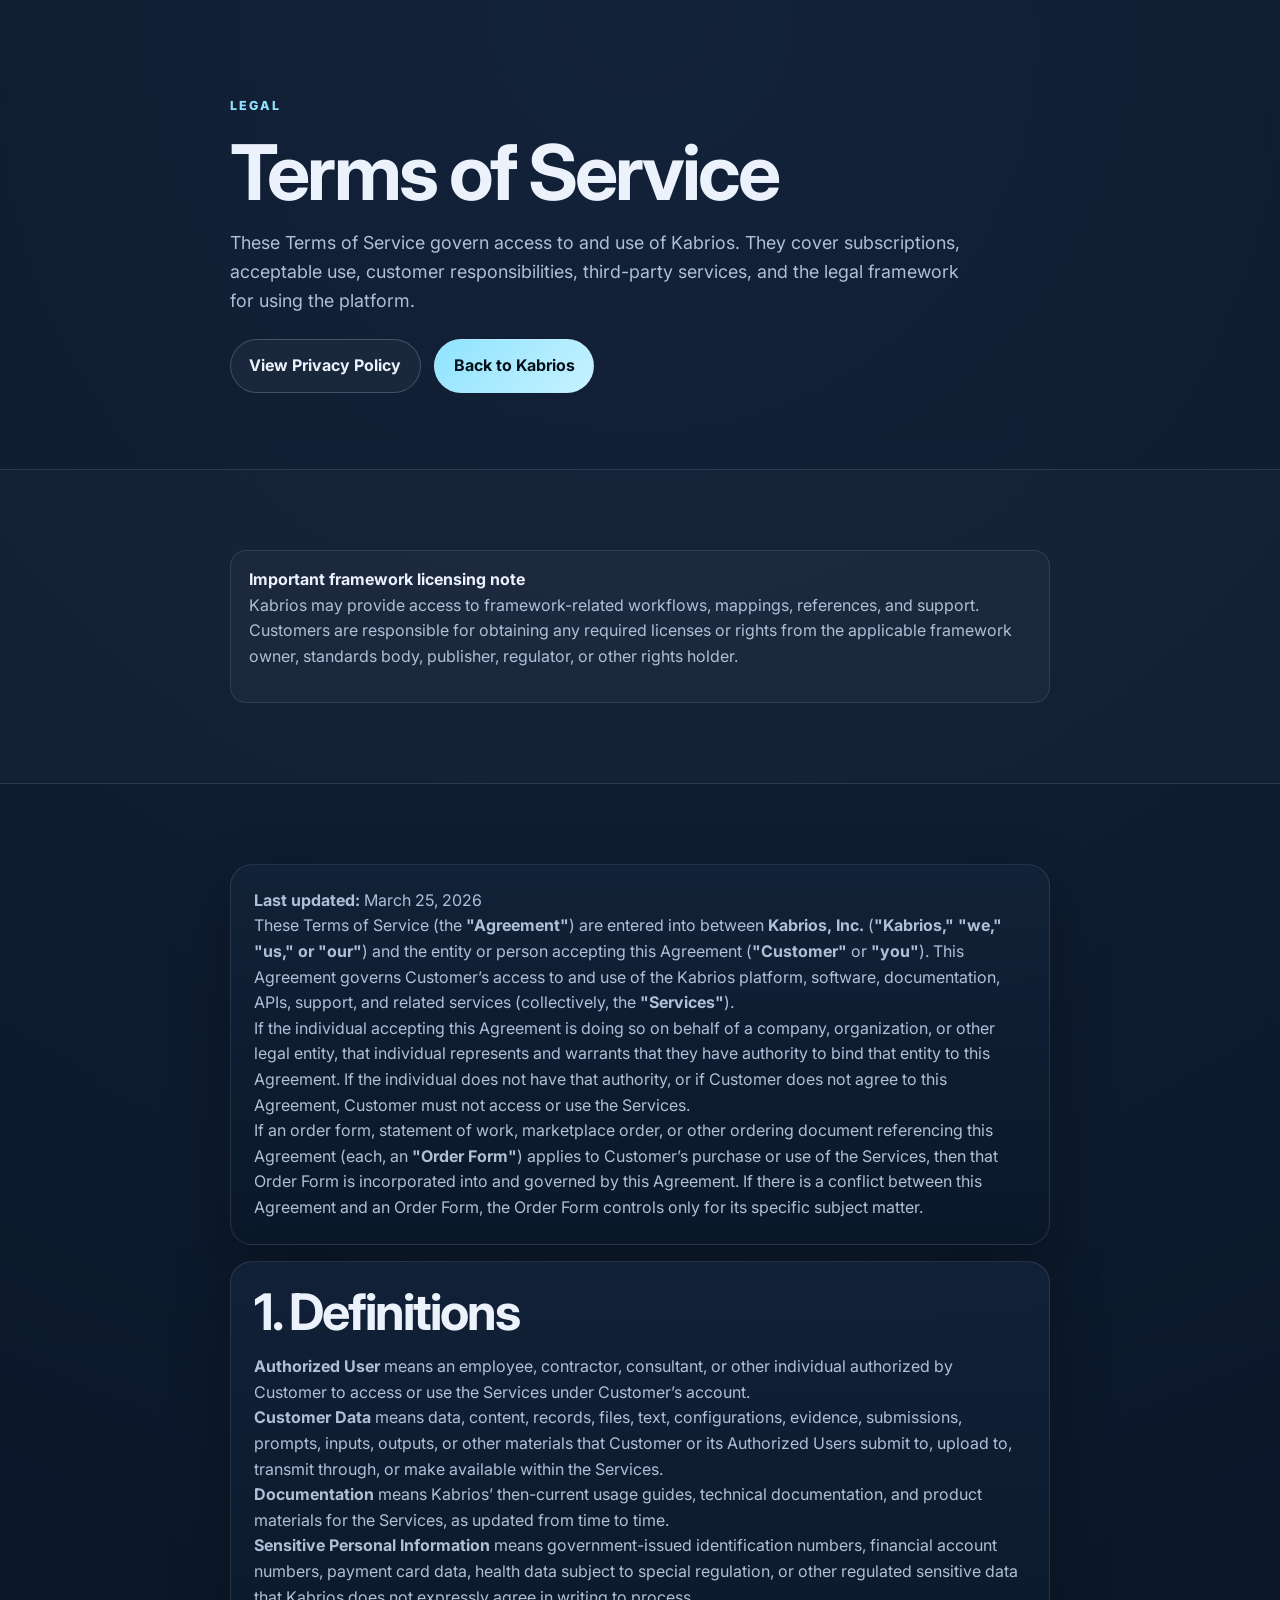
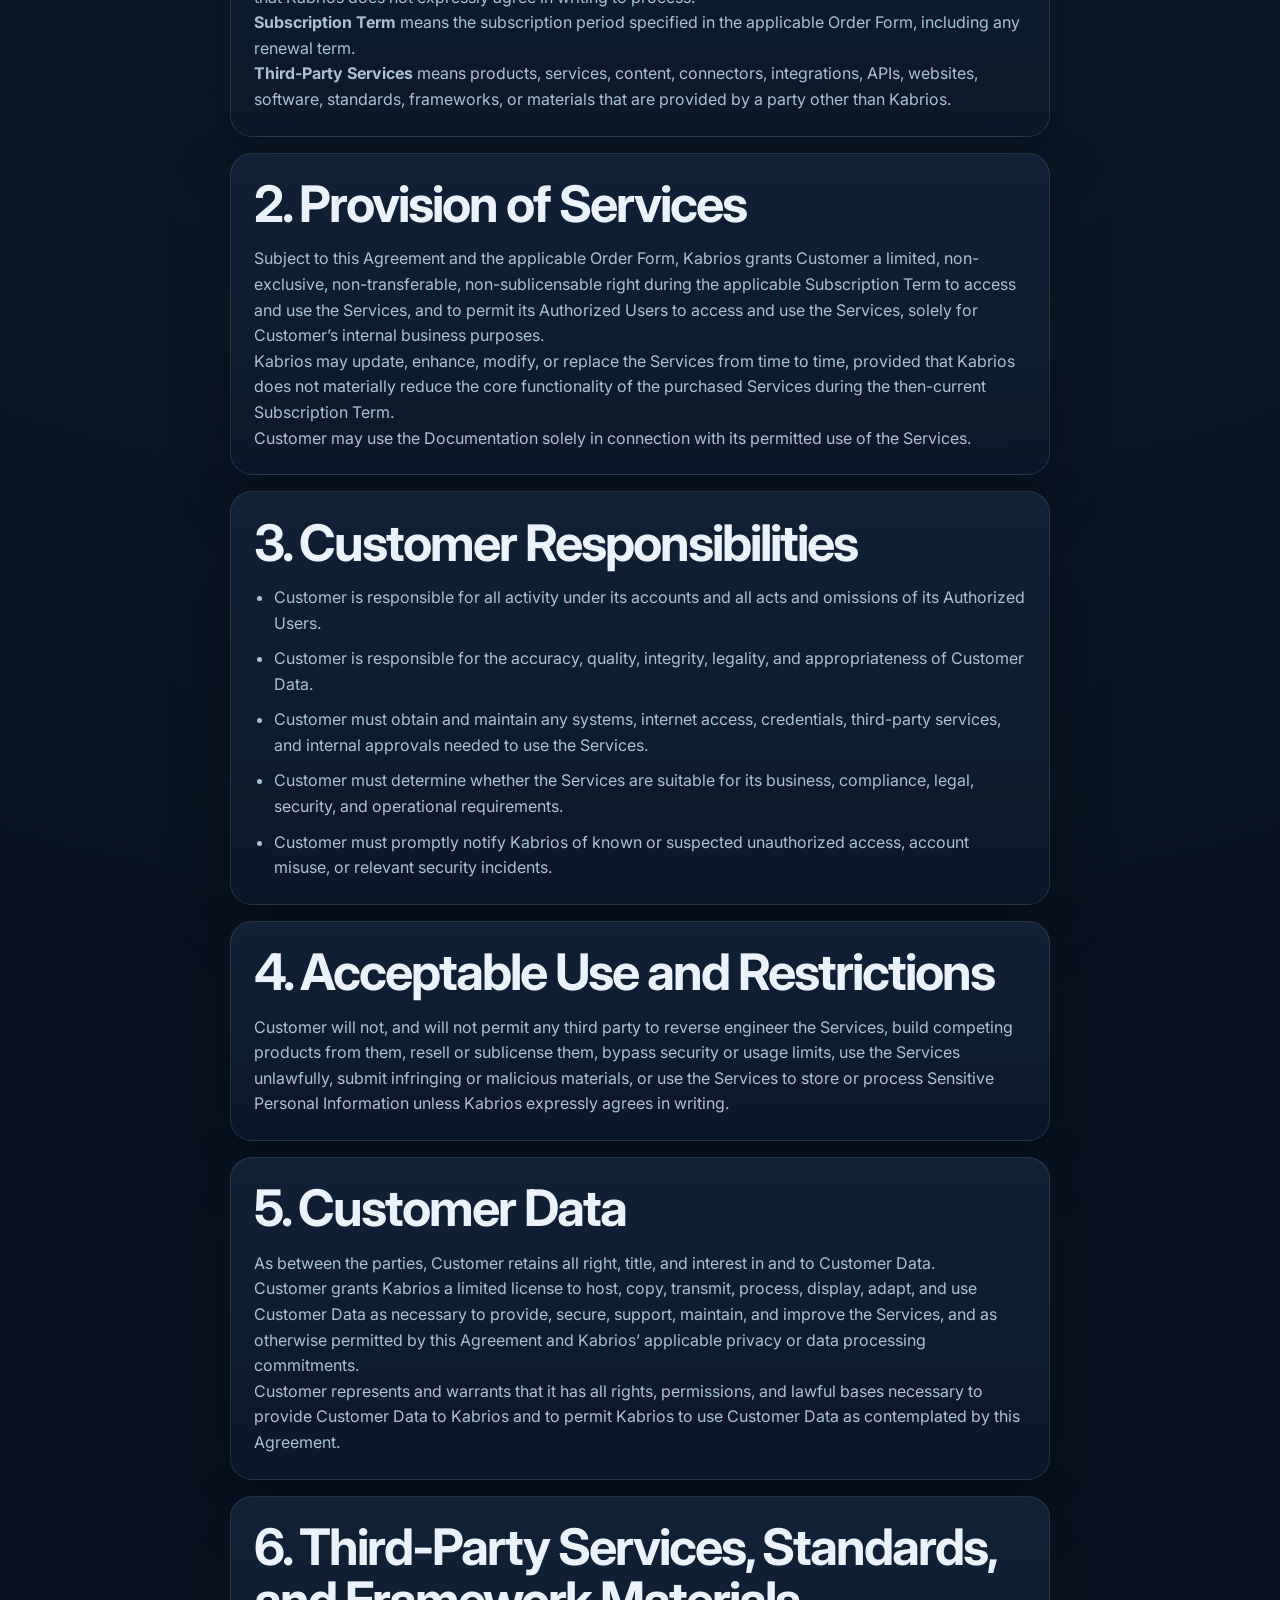
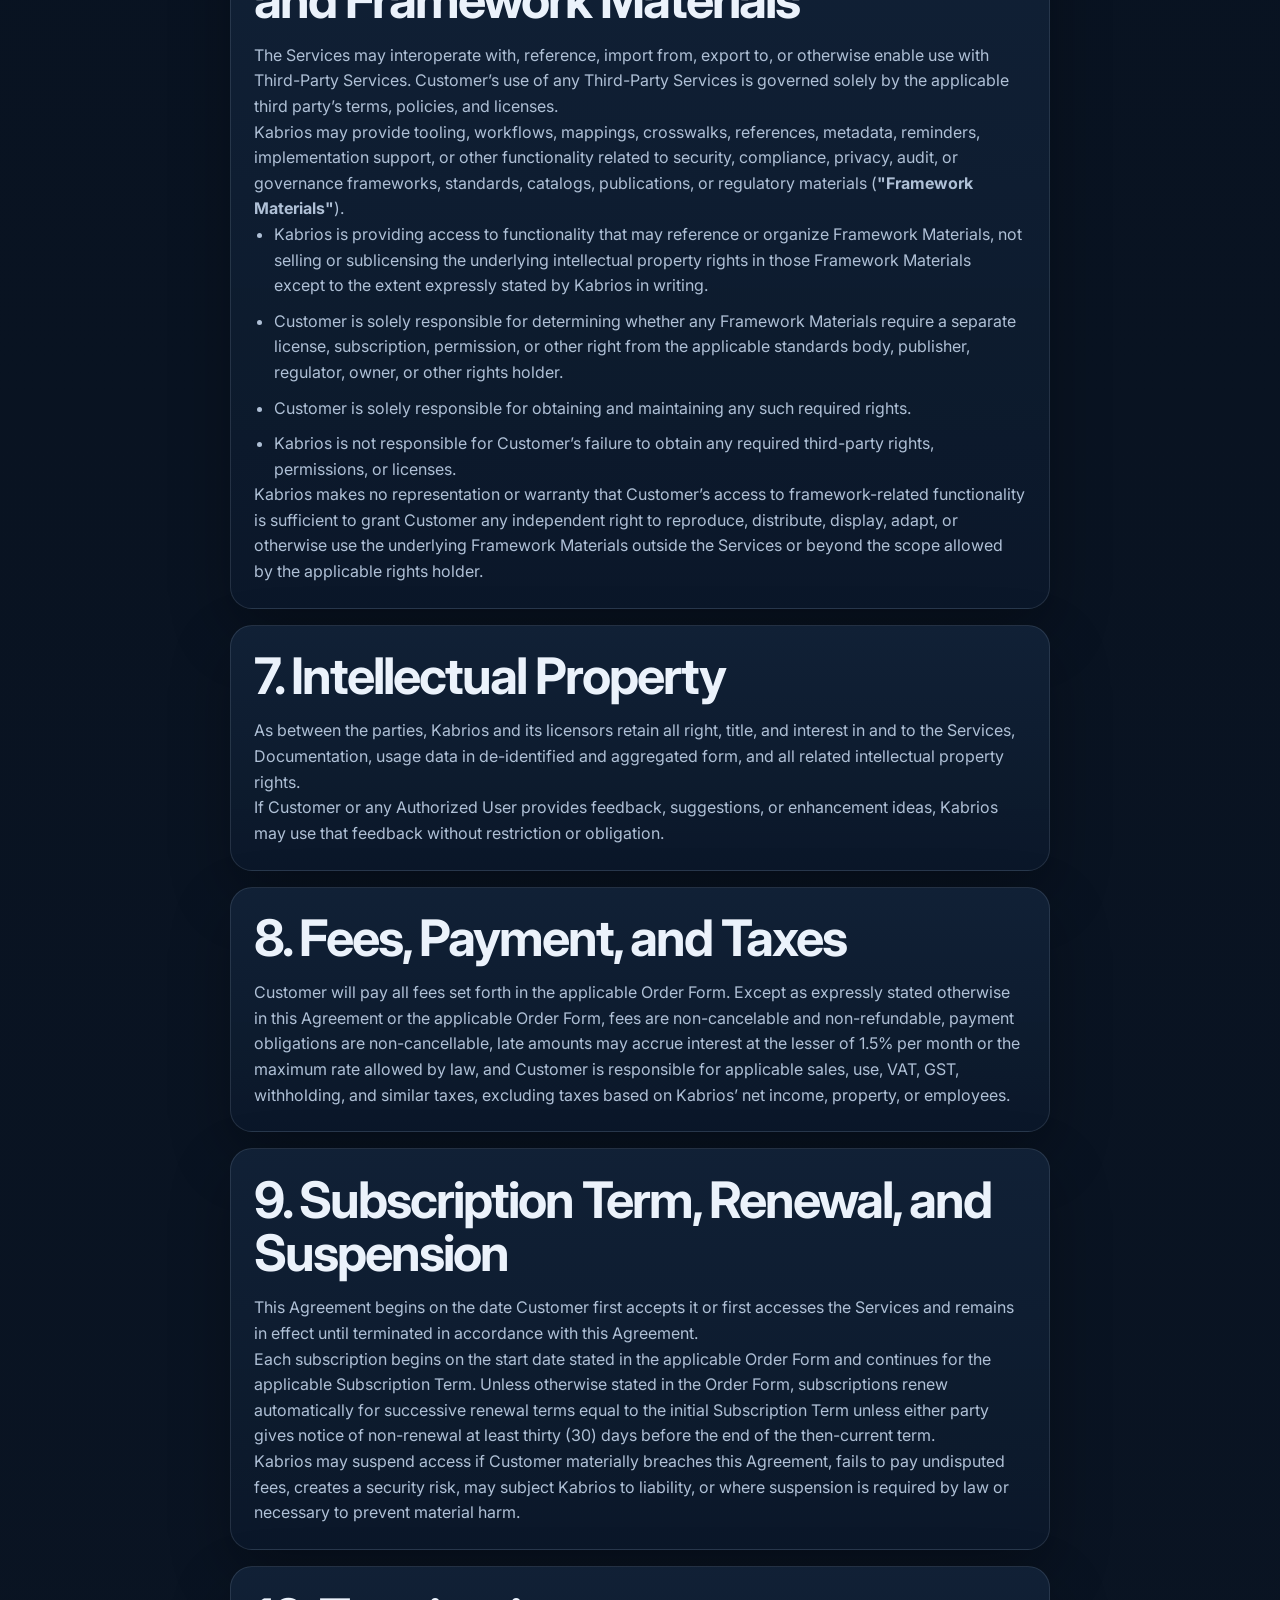
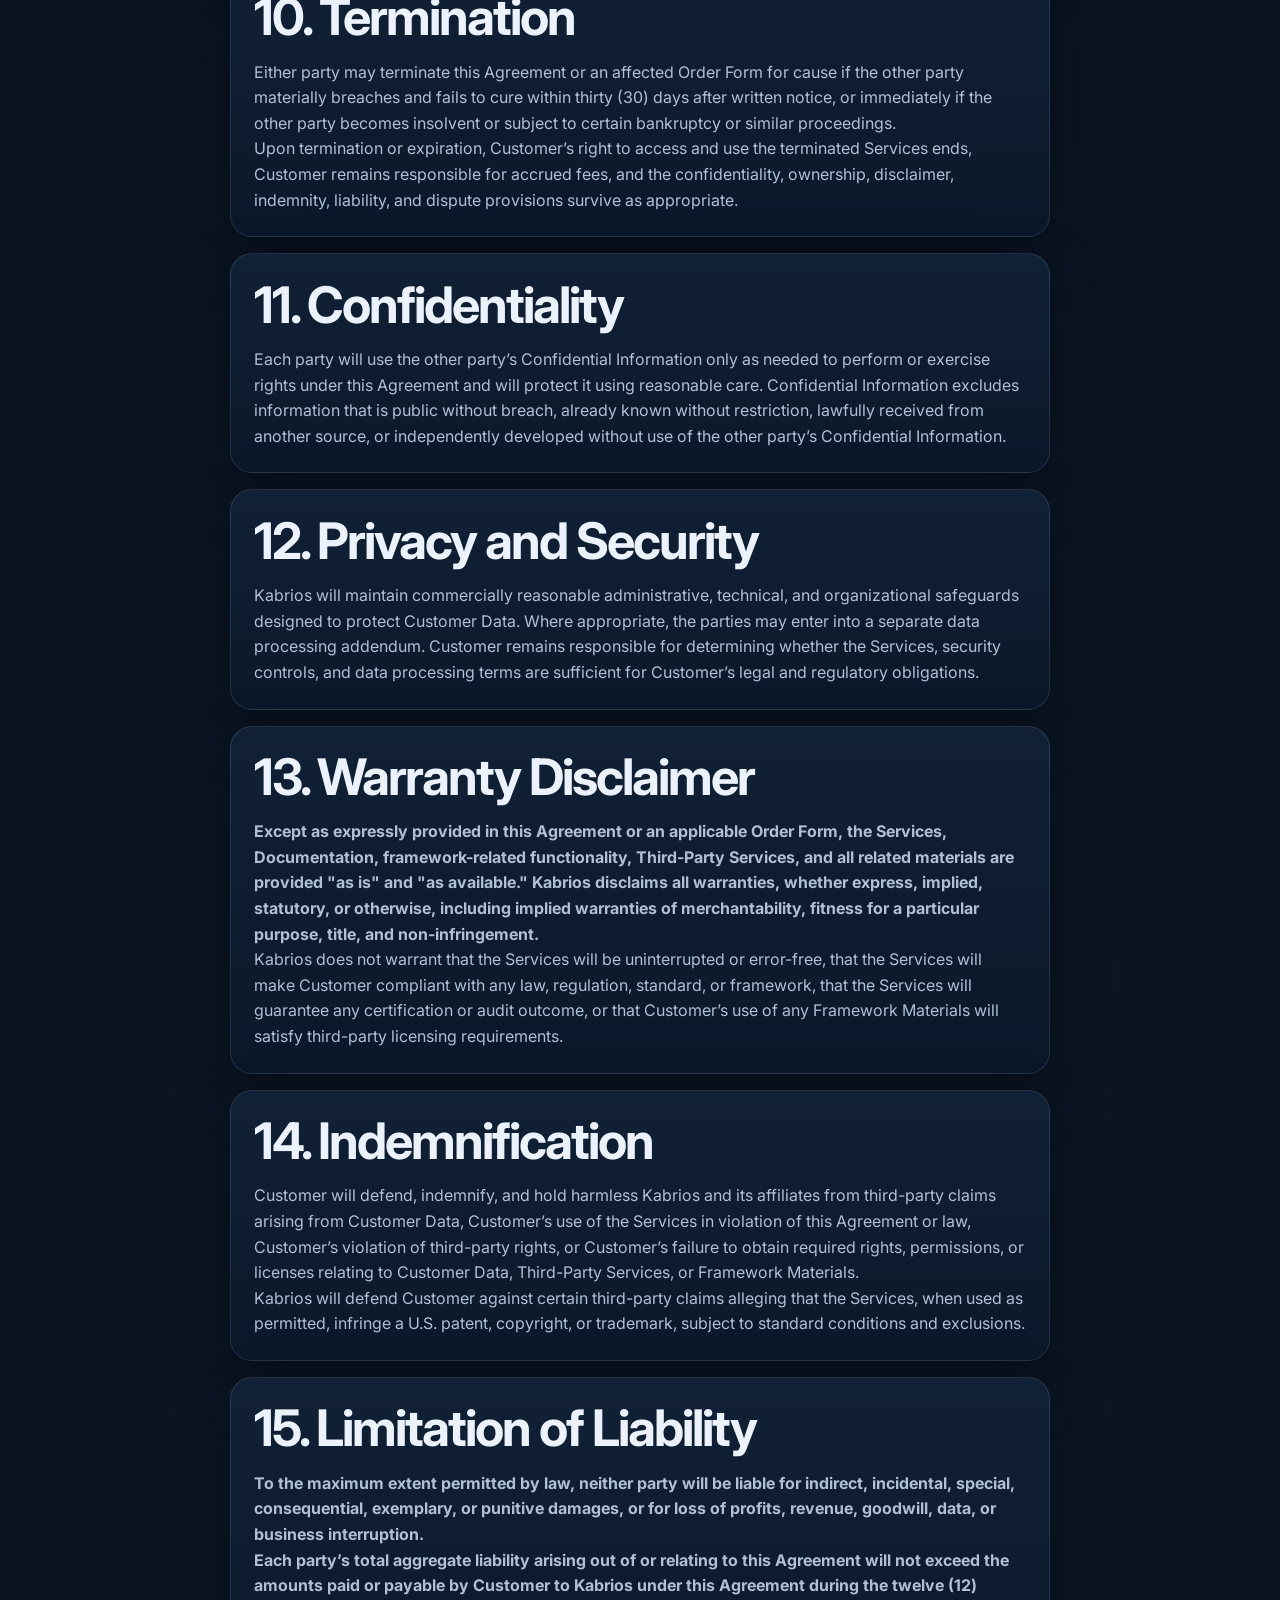
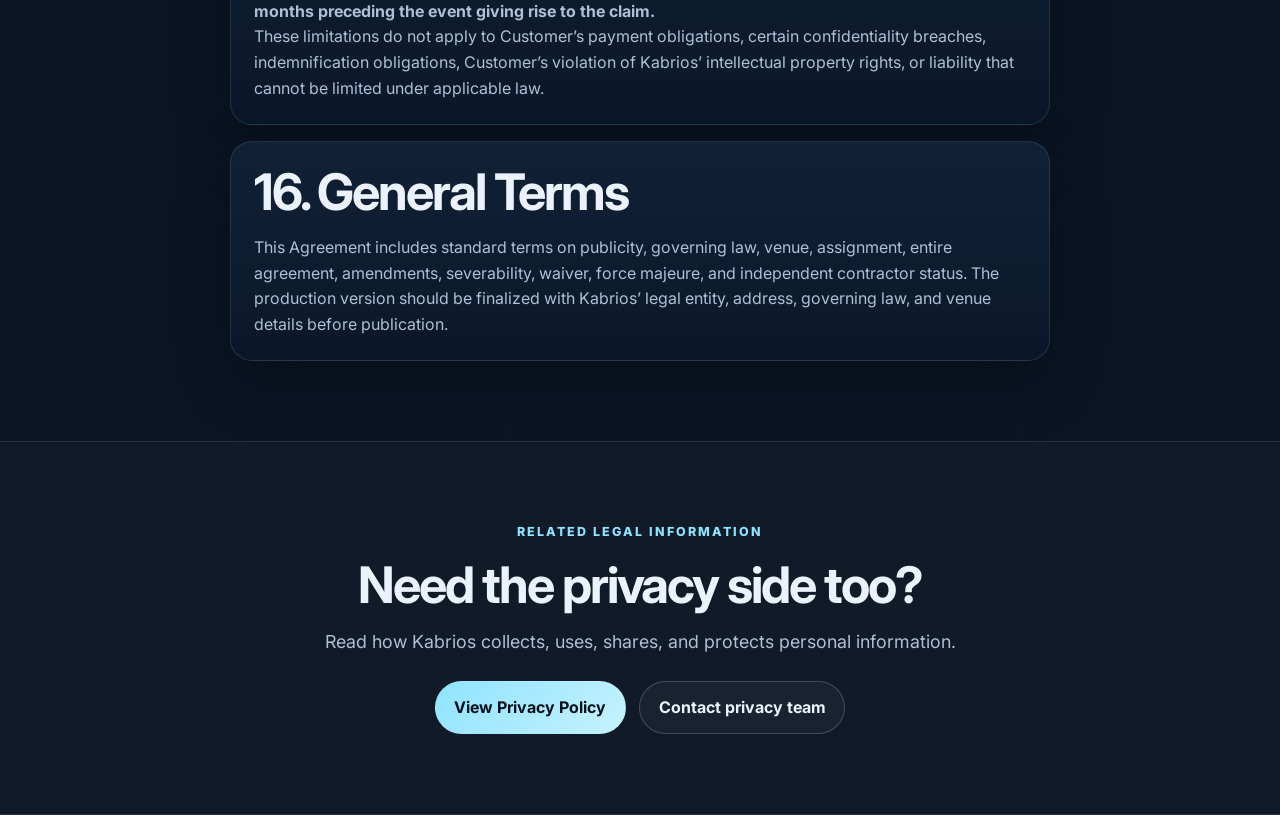
<file: terms.html>
<!DOCTYPE html>
<html lang="en">
<head>
<meta charset="utf-8">
<meta name="viewport" content="width=device-width, initial-scale=1">
<title>Kabrios Terms of Service | Legal Terms for Use of Kabrios</title>
<meta name="description" content="Read the Kabrios Terms of Service, including subscription terms, acceptable use, customer responsibilities, third-party services, framework licensing responsibilities, and legal terms governing use of Kabrios.">
<link rel="canonical" href="https://trust.kabrios.com/terms.html">
<meta name="theme-color" content="#07111f">
<meta property="og:title" content="Kabrios Terms of Service">
<meta property="og:description" content="Legal terms governing access to and use of Kabrios, including subscriptions, customer responsibilities, third-party materials, and framework licensing responsibilities.">
<meta property="og:type" content="website">
<meta property="og:url" content="https://trust.kabrios.com/terms.html">
<meta property="og:site_name" content="Kabrios">
<meta name="twitter:card" content="summary">
<meta name="twitter:title" content="Kabrios Terms of Service">
<meta name="twitter:description" content="Legal terms governing access to and use of Kabrios, including subscriptions, customer responsibilities, third-party materials, and framework licensing responsibilities.">
<meta name="robots" content="index,follow,max-snippet:-1,max-image-preview:large,max-video-preview:-1">
<link rel="preconnect" href="https://fonts.googleapis.com">
<link rel="preconnect" href="https://fonts.gstatic.com" crossorigin>
<link href="https://fonts.googleapis.com/css2?family=Inter:wght@400;500;700;800&display=swap" rel="stylesheet">
<link rel="stylesheet" href="styles.css">
<script type="application/ld+json">
{"@context":"https://schema.org","@type":"WebPage","name":"Kabrios Terms of Service","url":"https://trust.kabrios.com/terms.html","description":"Legal terms governing access to and use of Kabrios.","isPartOf":{"@type":"WebSite","name":"Kabrios","url":"https://kabrios.com/"}}
</script>
<link rel="stylesheet" href="https://kabrios.com/shared/kabrios-nav.css?v=2">
</head>
<body data-kabrios-page="trust">
<main>
<section class="hero">
  <div class="container narrow">
    <p class="eyebrow">Legal</p>
    <h1 style="max-width: 14ch;">Terms of Service</h1>
    <p class="lead">These Terms of Service govern access to and use of Kabrios. They cover subscriptions, acceptable use, customer responsibilities, third-party services, and the legal framework for using the platform.</p>
    <div class="hero-actions">
      <a href="/privacy.html" class="btn secondary">View Privacy Policy</a>
      <a href="https://kabrios.com/" class="btn primary">Back to Kabrios</a>
    </div>
  </div>
</section>

<section class="section alt">
  <div class="container narrow">
    <div class="callout">
      <strong>Important framework licensing note</strong>
      <p>Kabrios may provide access to framework-related workflows, mappings, references, and support. Customers are responsible for obtaining any required licenses or rights from the applicable framework owner, standards body, publisher, regulator, or other rights holder.</p>
    </div>
  </div>
</section>

<section class="section">
  <div class="container narrow">
    <div class="stack">
      <div class="card">
        <p><strong>Last updated:</strong> March 25, 2026</p>
        <p>These Terms of Service (the <strong>"Agreement"</strong>) are entered into between <strong>Kabrios, Inc.</strong> (<strong>"Kabrios," "we," "us," or "our"</strong>) and the entity or person accepting this Agreement (<strong>"Customer"</strong> or <strong>"you"</strong>). This Agreement governs Customer’s access to and use of the Kabrios platform, software, documentation, APIs, support, and related services (collectively, the <strong>"Services"</strong>).</p>
        <p>If the individual accepting this Agreement is doing so on behalf of a company, organization, or other legal entity, that individual represents and warrants that they have authority to bind that entity to this Agreement. If the individual does not have that authority, or if Customer does not agree to this Agreement, Customer must not access or use the Services.</p>
        <p>If an order form, statement of work, marketplace order, or other ordering document referencing this Agreement (each, an <strong>"Order Form"</strong>) applies to Customer’s purchase or use of the Services, then that Order Form is incorporated into and governed by this Agreement. If there is a conflict between this Agreement and an Order Form, the Order Form controls only for its specific subject matter.</p>
      </div>

      <div class="card">
        <h2>1. Definitions</h2>
        <p><strong>Authorized User</strong> means an employee, contractor, consultant, or other individual authorized by Customer to access or use the Services under Customer’s account.</p>
        <p><strong>Customer Data</strong> means data, content, records, files, text, configurations, evidence, submissions, prompts, inputs, outputs, or other materials that Customer or its Authorized Users submit to, upload to, transmit through, or make available within the Services.</p>
        <p><strong>Documentation</strong> means Kabrios’ then-current usage guides, technical documentation, and product materials for the Services, as updated from time to time.</p>
        <p><strong>Sensitive Personal Information</strong> means government-issued identification numbers, financial account numbers, payment card data, health data subject to special regulation, or other regulated sensitive data that Kabrios does not expressly agree in writing to process.</p>
        <p><strong>Subscription Term</strong> means the subscription period specified in the applicable Order Form, including any renewal term.</p>
        <p><strong>Third-Party Services</strong> means products, services, content, connectors, integrations, APIs, websites, software, standards, frameworks, or materials that are provided by a party other than Kabrios.</p>
      </div>

      <div class="card">
        <h2>2. Provision of Services</h2>
        <p>Subject to this Agreement and the applicable Order Form, Kabrios grants Customer a limited, non-exclusive, non-transferable, non-sublicensable right during the applicable Subscription Term to access and use the Services, and to permit its Authorized Users to access and use the Services, solely for Customer’s internal business purposes.</p>
        <p>Kabrios may update, enhance, modify, or replace the Services from time to time, provided that Kabrios does not materially reduce the core functionality of the purchased Services during the then-current Subscription Term.</p>
        <p>Customer may use the Documentation solely in connection with its permitted use of the Services.</p>
      </div>

      <div class="card">
        <h2>3. Customer Responsibilities</h2>
        <ul class="plain-list">
          <li>Customer is responsible for all activity under its accounts and all acts and omissions of its Authorized Users.</li>
          <li>Customer is responsible for the accuracy, quality, integrity, legality, and appropriateness of Customer Data.</li>
          <li>Customer must obtain and maintain any systems, internet access, credentials, third-party services, and internal approvals needed to use the Services.</li>
          <li>Customer must determine whether the Services are suitable for its business, compliance, legal, security, and operational requirements.</li>
          <li>Customer must promptly notify Kabrios of known or suspected unauthorized access, account misuse, or relevant security incidents.</li>
        </ul>
      </div>

      <div class="card">
        <h2>4. Acceptable Use and Restrictions</h2>
        <p>Customer will not, and will not permit any third party to reverse engineer the Services, build competing products from them, resell or sublicense them, bypass security or usage limits, use the Services unlawfully, submit infringing or malicious materials, or use the Services to store or process Sensitive Personal Information unless Kabrios expressly agrees in writing.</p>
      </div>

      <div class="card">
        <h2>5. Customer Data</h2>
        <p>As between the parties, Customer retains all right, title, and interest in and to Customer Data.</p>
        <p>Customer grants Kabrios a limited license to host, copy, transmit, process, display, adapt, and use Customer Data as necessary to provide, secure, support, maintain, and improve the Services, and as otherwise permitted by this Agreement and Kabrios’ applicable privacy or data processing commitments.</p>
        <p>Customer represents and warrants that it has all rights, permissions, and lawful bases necessary to provide Customer Data to Kabrios and to permit Kabrios to use Customer Data as contemplated by this Agreement.</p>
      </div>

      <div class="card">
        <h2>6. Third-Party Services, Standards, and Framework Materials</h2>
        <p>The Services may interoperate with, reference, import from, export to, or otherwise enable use with Third-Party Services. Customer’s use of any Third-Party Services is governed solely by the applicable third party’s terms, policies, and licenses.</p>
        <p>Kabrios may provide tooling, workflows, mappings, crosswalks, references, metadata, reminders, implementation support, or other functionality related to security, compliance, privacy, audit, or governance frameworks, standards, catalogs, publications, or regulatory materials (<strong>"Framework Materials"</strong>).</p>
        <ul class="plain-list">
          <li>Kabrios is providing access to functionality that may reference or organize Framework Materials, not selling or sublicensing the underlying intellectual property rights in those Framework Materials except to the extent expressly stated by Kabrios in writing.</li>
          <li>Customer is solely responsible for determining whether any Framework Materials require a separate license, subscription, permission, or other right from the applicable standards body, publisher, regulator, owner, or other rights holder.</li>
          <li>Customer is solely responsible for obtaining and maintaining any such required rights.</li>
          <li>Kabrios is not responsible for Customer’s failure to obtain any required third-party rights, permissions, or licenses.</li>
        </ul>
        <p>Kabrios makes no representation or warranty that Customer’s access to framework-related functionality is sufficient to grant Customer any independent right to reproduce, distribute, display, adapt, or otherwise use the underlying Framework Materials outside the Services or beyond the scope allowed by the applicable rights holder.</p>
      </div>

      <div class="card">
        <h2>7. Intellectual Property</h2>
        <p>As between the parties, Kabrios and its licensors retain all right, title, and interest in and to the Services, Documentation, usage data in de-identified and aggregated form, and all related intellectual property rights.</p>
        <p>If Customer or any Authorized User provides feedback, suggestions, or enhancement ideas, Kabrios may use that feedback without restriction or obligation.</p>
      </div>

      <div class="card">
        <h2>8. Fees, Payment, and Taxes</h2>
        <p>Customer will pay all fees set forth in the applicable Order Form. Except as expressly stated otherwise in this Agreement or the applicable Order Form, fees are non-cancelable and non-refundable, payment obligations are non-cancellable, late amounts may accrue interest at the lesser of 1.5% per month or the maximum rate allowed by law, and Customer is responsible for applicable sales, use, VAT, GST, withholding, and similar taxes, excluding taxes based on Kabrios’ net income, property, or employees.</p>
      </div>

      <div class="card">
        <h2>9. Subscription Term, Renewal, and Suspension</h2>
        <p>This Agreement begins on the date Customer first accepts it or first accesses the Services and remains in effect until terminated in accordance with this Agreement.</p>
        <p>Each subscription begins on the start date stated in the applicable Order Form and continues for the applicable Subscription Term. Unless otherwise stated in the Order Form, subscriptions renew automatically for successive renewal terms equal to the initial Subscription Term unless either party gives notice of non-renewal at least thirty (30) days before the end of the then-current term.</p>
        <p>Kabrios may suspend access if Customer materially breaches this Agreement, fails to pay undisputed fees, creates a security risk, may subject Kabrios to liability, or where suspension is required by law or necessary to prevent material harm.</p>
      </div>

      <div class="card">
        <h2>10. Termination</h2>
        <p>Either party may terminate this Agreement or an affected Order Form for cause if the other party materially breaches and fails to cure within thirty (30) days after written notice, or immediately if the other party becomes insolvent or subject to certain bankruptcy or similar proceedings.</p>
        <p>Upon termination or expiration, Customer’s right to access and use the terminated Services ends, Customer remains responsible for accrued fees, and the confidentiality, ownership, disclaimer, indemnity, liability, and dispute provisions survive as appropriate.</p>
      </div>

      <div class="card">
        <h2>11. Confidentiality</h2>
        <p>Each party will use the other party’s Confidential Information only as needed to perform or exercise rights under this Agreement and will protect it using reasonable care. Confidential Information excludes information that is public without breach, already known without restriction, lawfully received from another source, or independently developed without use of the other party’s Confidential Information.</p>
      </div>

      <div class="card">
        <h2>12. Privacy and Security</h2>
        <p>Kabrios will maintain commercially reasonable administrative, technical, and organizational safeguards designed to protect Customer Data. Where appropriate, the parties may enter into a separate data processing addendum. Customer remains responsible for determining whether the Services, security controls, and data processing terms are sufficient for Customer’s legal and regulatory obligations.</p>
      </div>

      <div class="card">
        <h2>13. Warranty Disclaimer</h2>
        <p><strong>Except as expressly provided in this Agreement or an applicable Order Form, the Services, Documentation, framework-related functionality, Third-Party Services, and all related materials are provided "as is" and "as available." Kabrios disclaims all warranties, whether express, implied, statutory, or otherwise, including implied warranties of merchantability, fitness for a particular purpose, title, and non-infringement.</strong></p>
        <p>Kabrios does not warrant that the Services will be uninterrupted or error-free, that the Services will make Customer compliant with any law, regulation, standard, or framework, that the Services will guarantee any certification or audit outcome, or that Customer’s use of any Framework Materials will satisfy third-party licensing requirements.</p>
      </div>

      <div class="card">
        <h2>14. Indemnification</h2>
        <p>Customer will defend, indemnify, and hold harmless Kabrios and its affiliates from third-party claims arising from Customer Data, Customer’s use of the Services in violation of this Agreement or law, Customer’s violation of third-party rights, or Customer’s failure to obtain required rights, permissions, or licenses relating to Customer Data, Third-Party Services, or Framework Materials.</p>
        <p>Kabrios will defend Customer against certain third-party claims alleging that the Services, when used as permitted, infringe a U.S. patent, copyright, or trademark, subject to standard conditions and exclusions.</p>
      </div>

      <div class="card">
        <h2>15. Limitation of Liability</h2>
        <p><strong>To the maximum extent permitted by law, neither party will be liable for indirect, incidental, special, consequential, exemplary, or punitive damages, or for loss of profits, revenue, goodwill, data, or business interruption.</strong></p>
        <p><strong>Each party’s total aggregate liability arising out of or relating to this Agreement will not exceed the amounts paid or payable by Customer to Kabrios under this Agreement during the twelve (12) months preceding the event giving rise to the claim.</strong></p>
        <p>These limitations do not apply to Customer’s payment obligations, certain confidentiality breaches, indemnification obligations, Customer’s violation of Kabrios’ intellectual property rights, or liability that cannot be limited under applicable law.</p>
      </div>

      <div class="card">
        <h2>16. General Terms</h2>
        <p>This Agreement includes standard terms on publicity, governing law, venue, assignment, entire agreement, amendments, severability, waiver, force majeure, and independent contractor status. The production version should be finalized with Kabrios’ legal entity, address, governing law, and venue details before publication.</p>
      </div>
    </div>
  </div>
</section>

<section class="section alt">
  <div class="container narrow center">
    <p class="eyebrow">Related legal information</p>
    <h2>Need the privacy side too?</h2>
    <p class="lead" style="margin: 0 auto 1.5rem;">Read how Kabrios collects, uses, shares, and protects personal information.</p>
    <div class="hero-actions centered-actions">
      <a href="/privacy.html" class="btn primary">View Privacy Policy</a>
      <a href="mailto:privacy@kabrios.com" class="btn secondary">Contact privacy team</a>
    </div>
  </div>
</section>
</main>
<script src="https://kabrios.com/shared/kabrios-nav.js?v=2"></script>
</body>
</html>
</file>
<file: styles.css>
:root {
  color-scheme: dark;
  --bg: #07111f;
  --bg-2: #0b1524;
  --surface: rgba(17, 29, 47, 0.9);
  --surface-2: rgba(14, 26, 43, 0.96);
  --surface-3: rgba(255, 255, 255, 0.03);
  --text: #ebf2fb;
  --muted: #afc0d6;
  --line: rgba(210, 227, 247, 0.12);
  --line-strong: rgba(210, 227, 247, 0.22);
  --accent: #8fe3ff;
  --accent-strong: #c6f2ff;
  --button-text: #04111b;
  --success: #9be7b4;
  --shadow: 0 24px 60px rgba(0, 0, 0, 0.28);
  --radius: 22px;
  --max: 1280px;
}

* { box-sizing: border-box; }
html { scroll-behavior: smooth; }
body {
  margin: 0;
  font-family: Inter, ui-sans-serif, system-ui, -apple-system, BlinkMacSystemFont, "Segoe UI", sans-serif;
  background:
    radial-gradient(circle at top, rgba(70, 113, 177, 0.18), transparent 36%),
    linear-gradient(180deg, var(--bg) 0%, var(--bg-2) 100%);
  color: var(--text);
  line-height: 1.6;
}
a { color: inherit; text-decoration: none; }
img { max-width: 100%; display: block; }
main { display: block; }

.container { width: min(calc(100% - 2rem), var(--max)); margin: 0 auto; }
.narrow { width: min(calc(100% - 2rem), 820px); margin: 0 auto; }
.center { text-align: center; }

.site-header {
  position: sticky;
  top: 0;
  z-index: 50;
  backdrop-filter: blur(16px);
  background: rgba(7, 17, 31, 0.82);
  border-bottom: 1px solid var(--line);
}
.nav-wrap {
  min-height: 74px;
  display: grid;
  grid-template-columns: auto minmax(0, 1fr) auto;
  align-items: center;
  gap: 0.65rem;
}
.nav-actions {
  display: inline-flex;
  align-items: center;
  gap: 0.65rem;
  justify-self: end;
  white-space: nowrap;
}
.brand {
  font-size: 1.3rem;
  font-weight: 800;
  letter-spacing: -0.04em;
  white-space: nowrap;
}
.brand span { color: var(--accent); }

.site-nav {
  display: flex;
  align-items: center;
  justify-content: center;
  gap: 0.5rem;
  flex-wrap: nowrap;
  min-width: 0;
  white-space: nowrap;
}
.site-nav a {
  font-size: 0.84rem;
  line-height: 1.2;
}
.site-nav a,
.footer-nav a,
.footer-links a {
  color: var(--muted);
  font-size: 0.92rem;
  transition: color 0.18s ease, transform 0.18s ease;
}
.site-nav a[aria-current="page"],
.footer-nav a[aria-current="page"] {
  color: var(--text);
}
.site-nav a:hover,
.footer-nav a:hover,
.footer-links a:hover {
  color: var(--text);
}
.cta-link,
.nav-button,
.button,
.btn {
  display: inline-flex;
  align-items: center;
  justify-content: center;
  min-height: 46px;
  padding: 0.82rem 1.15rem;
  border-radius: 999px;
  border: 1px solid var(--line-strong);
  font-weight: 700;
  transition: transform 0.18s ease, border-color 0.18s ease, background 0.18s ease;
}
.cta-link:hover,
.nav-button:hover,
.button:hover,
.btn:hover { transform: translateY(-1px); }
.cta-link,
.nav-button-primary,
.button-primary,
.btn.primary,
.button.primary {
  background: linear-gradient(135deg, var(--accent) 0%, var(--accent-strong) 100%);
  color: var(--button-text);
}
.nav-button-secondary,
.button-secondary,
.btn.secondary,
.button.secondary {
  background: rgba(255, 255, 255, 0.04);
  color: var(--text);
}
.nav-button {
  min-width: 104px;
  padding: 0.72rem 1rem;
  font-size: 0.9rem;
}
.nav-button-secondary {
  background: transparent;
  color: var(--text);
  border-color: var(--line-strong);
}

.hero { padding: 6rem 0 4.75rem; }
.section { padding: 5rem 0; }
.section.alt,
.section-accent,
.muted {
  background: rgba(255, 255, 255, 0.02);
  border-top: 1px solid var(--line);
  border-bottom: 1px solid var(--line);
}
.dark { background: rgba(8, 21, 38, 0.95); }
.final-cta { padding-bottom: 6rem; }

.hero-grid,
.two-col,
.founder-grid {
  display: grid;
  grid-template-columns: minmax(0, 1.2fr) minmax(320px, 0.85fr);
  gap: 2rem;
  align-items: center;
}
.grid { display: grid; gap: 1.25rem; }
.grid.two,
.two-up { grid-template-columns: repeat(2, minmax(0, 1fr)); }
.grid.three,
.three-up { grid-template-columns: repeat(3, minmax(0, 1fr)); }
.grid.four { grid-template-columns: repeat(4, minmax(0, 1fr)); }

.hero h1,
h2 {
  line-height: 1.06;
  letter-spacing: -0.04em;
  margin: 0 0 1rem;
}
.hero h1 { font-size: clamp(2.7rem, 6vw, 5rem); max-width: 12ch; }
h2 { font-size: clamp(2rem, 4vw, 3.15rem); }
h3 { margin: 0 0 0.72rem; font-size: 1.18rem; line-height: 1.2; }

p { margin: 0 0 1rem; color: var(--muted); }
li { color: var(--muted); }
.lead { font-size: 1.12rem; max-width: 68ch; margin-bottom: 1.4rem; }
.eyebrow,
.kicker,
.use-case-kicker,
.card-label {
  text-transform: uppercase;
  letter-spacing: 0.16em;
  font-size: 0.78rem;
  font-weight: 800;
  color: var(--accent);
}
.eyebrow { margin: 0 0 1rem; }
.kicker,
.use-case-kicker,
.card-label { display: block; margin-bottom: 0.8rem; }

.hero-actions,
.actions,
.contact-actions {
  display: flex;
  gap: 0.85rem;
  flex-wrap: wrap;
  margin-top: 1.5rem;
}
.centered-actions { justify-content: center; }

.hero-points,
.badge-row,
.mini-points,
.outcome-list {
  display: grid;
  gap: 0.85rem;
  margin: 1.5rem 0 0;
  padding: 0;
  list-style: none;
}
.hero-points { grid-template-columns: repeat(2, minmax(0, 1fr)); }
.badge-row,
.mini-points { grid-template-columns: repeat(auto-fit, minmax(200px, 1fr)); }
.outcome-list { padding-left: 1.15rem; list-style: disc; }

.hero-card,
.card,
.panel,
.founder-card,
.quote-card,
.contact-panel,
.metric-board {
  background: linear-gradient(180deg, rgba(18, 34, 56, 0.92) 0%, rgba(11, 24, 42, 0.96) 100%);
  border: 1px solid var(--line);
  border-radius: var(--radius);
  box-shadow: var(--shadow);
}
.hero-card { padding: 1.6rem; }
.card,
.panel,
.founder-card,
.quote-card,
.contact-panel,
.metric-board { padding: 1.45rem; }

.metric + .metric {
  margin-top: 1rem;
  padding-top: 1rem;
  border-top: 1px solid var(--line);
}
.metric span,
.stat span {
  display: block;
  color: var(--accent);
  font-size: 0.82rem;
  font-weight: 800;
  letter-spacing: 0.1em;
  text-transform: uppercase;
  margin-bottom: 0.45rem;
}
.metric strong,
.stat strong {
  display: block;
  font-size: 1.08rem;
  color: var(--text);
  line-height: 1.35;
  margin-bottom: 0.45rem;
}
.card p,
.panel p,
.hero-card p,
.founder-card p,
.quote-card p,
.contact-panel p { margin-bottom: 0; color: var(--muted); }

.section-head { max-width: 72ch; margin-bottom: 1.6rem; }
.stack > * + * { margin-top: 1rem; }
.callout,
.contact-box {
  padding: 1rem 1.1rem;
  border: 1px solid var(--line);
  border-radius: 16px;
  background: var(--surface-3);
}
.callout strong { color: var(--text); }
.check-list,
.plain-list {
  margin: 0;
  padding-left: 1.2rem;
  display: grid;
  gap: 0.6rem;
}
.card h3 { margin-bottom:10px; }
.card-link { display:block; transition: transform 160ms ease, border-color 160ms ease, background 160ms ease, box-shadow 160ms ease; }
.card-link:hover { transform: translateY(-2px); border-color: rgba(138, 180, 255, 0.34); background: rgba(138,180,255,.06); box-shadow: 0 18px 44px rgba(0,0,0,.22); }
.link-label { color: var(--accent-2); font-weight: 700; margin-top: 12px; }
.integration-note { margin-top: 18px; max-width: 72ch; }
.integration-note a { color: var(--accent-2); }
.kicker, .use-case-kicker { color: var(--accent); text-transform: uppercase; font-size:.76rem; letter-spacing:.1em; font-weight:700; display:block; margin-bottom:10px; }
.callout-list { display:grid; gap:14px; }
.callout strong { font-size:1rem; }
.check-list, .plain-list { display:grid; gap:10px; padding-left:20px; }
.check-list li::marker { color: var(--success); }

.table-wrap {
  overflow: auto;
  border: 1px solid var(--line);
  border-radius: var(--radius);
  box-shadow: var(--shadow);
}
table {
  width: 100%;
  border-collapse: collapse;
  min-width: 760px;
  background: rgba(255, 255, 255, 0.03);
}
th, td {
  padding: 0.95rem 1rem;
  border-bottom: 1px solid var(--line);
  text-align: left;
  vertical-align: top;
}
th {
  color: var(--accent-strong);
  background: rgba(255, 255, 255, 0.04);
}

.blank-card {
  display: grid;
  place-items: center;
  min-height: 300px;
  text-align: center;
  border-style: dashed;
}
.avatar-placeholder {
  width: 96px;
  height: 96px;
  border: 1px dashed rgba(255, 255, 255, 0.28);
  border-radius: 50%;
  margin-bottom: 1rem;
}
.blank-title { color: var(--text); font-weight: 800; margin-bottom: 0.4rem; }
.blank-copy { margin-bottom: 0; }

.site-footer {
  border-top: 1px solid var(--line);
  padding: 2rem 0 3rem;
  background: rgba(5, 11, 20, 0.45);
}
.footer-grid {
  display: grid;
  grid-template-columns: minmax(220px, 1fr) minmax(0, 2fr);
  gap: 1.2rem 2rem;
  align-items: start;
}
.footer-copy { max-width: 34ch; margin-top: 0.75rem; }
.footer-nav,
.footer-links {
  display: flex;
  flex-wrap: wrap;
  gap: 0.9rem 1rem;
  justify-content: flex-end;
}
.footer-brand { display: inline-block; }
.footer-shell { display: contents; }

.small,
.muted-note { font-size: 0.95rem; }

@media (max-width: 1200px) {
  .site-nav a,
  .footer-nav a,
  .footer-links a { font-size: 0.88rem; }
  .site-nav { gap: 0.4rem; }
  .nav-button { min-width: 96px; padding: 0.68rem 0.92rem; }
  .brand { font-size: 1.22rem; }
}

@media (max-width: 1024px) {
  .hero-grid,
  .two-col,
  .founder-grid,
  .grid.two,
  .grid.three,
  .grid.four,
  .two-up,
  .three-up,
  .footer-grid {
    grid-template-columns: 1fr;
  }
  .nav-wrap {
    grid-template-columns: 1fr;
    padding: 0.9rem 0;
  }
  .site-nav {
    justify-content: flex-start;
    flex-wrap: wrap;
    white-space: normal;
  }
  .nav-actions {
    justify-self: start;
  }
  .nav-button {
    min-width: 0;
  }
  .hero h1 { max-width: 16ch; }
  .hero-points { grid-template-columns: 1fr; }
  .footer-nav,
  .footer-links { justify-content: flex-start; }
}

@media (max-width: 640px) {
  body { font-size: 16px; }
  .container { width: min(calc(100% - 1.2rem), var(--max)); }
  .hero { padding-top: 4.8rem; }
  .section { padding: 4rem 0; }
  .hero h1 { font-size: clamp(2.25rem, 10vw, 3.25rem); }
}
</file>
